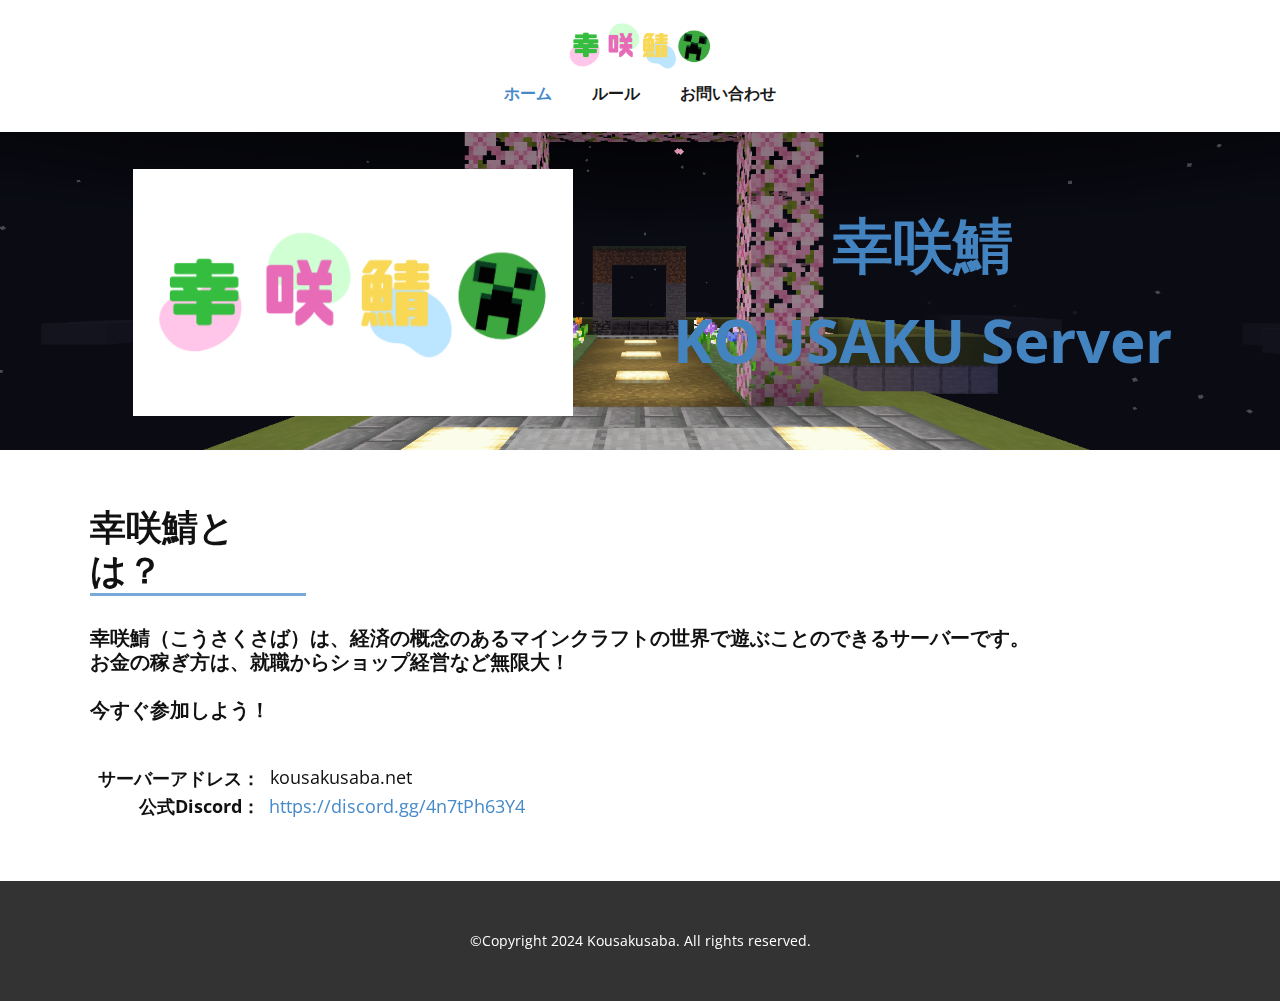
<file: index.html>
<!DOCTYPE html>
<html style="font-size: 16px;" lang="en"><head>
    <meta name="viewport" content="width=device-width, initial-scale=1.0">
    <meta charset="utf-8">
    <meta name="keywords" content="">
    <meta name="description" content="">
    <title>Home</title>
    <link rel="stylesheet" href="nicepage.css" media="screen">
<link rel="stylesheet" href="Home.css" media="screen">
    <script class="u-script" type="text/javascript" src="jquery.js" defer=""></script>
    <script class="u-script" type="text/javascript" src="nicepage.js" defer=""></script>
    <meta name="generator" content="Nicepage 6.12.10, nicepage.com">
    <link id="u-theme-google-font" rel="stylesheet" href="https://fonts.googleapis.com/css?family=Roboto:100,100i,300,300i,400,400i,500,500i,700,700i,900,900i|Open+Sans:300,300i,400,400i,500,500i,600,600i,700,700i,800,800i">
    
    
    
    
    <script type="application/ld+json">{
		"@context": "http://schema.org",
		"@type": "Organization",
		"name": ""
}</script>
    <meta name="theme-color" content="#478ac9">
    <meta property="og:title" content="Home">
    <meta property="og:type" content="website">
  <meta data-intl-tel-input-cdn-path="intlTelInput/"></head>
  <body data-home-page="Home.html" data-home-page-title="Home" data-path-to-root="./" data-include-products="false" class="u-body u-xl-mode" data-lang="en"><header class="u-clearfix u-header u-header" id="sec-db45"><div class="u-clearfix u-sheet u-sheet-1">
        <img class="custom-expanded u-image u-image-contain u-image-1" src="images/4fd5d773-64b6-98d2-01b6-8565df520fc6.png" data-image-width="500" data-image-height="281">
        <nav class="u-menu u-menu-one-level u-offcanvas u-menu-1">
          <div class="menu-collapse u-custom-font u-font-arial" style="font-size: 1rem; letter-spacing: 0px; font-weight: 700;">
            <a class="u-button-style u-custom-border u-custom-border-color u-custom-borders u-custom-left-right-menu-spacing u-custom-padding-bottom u-custom-text-color u-custom-top-bottom-menu-spacing u-nav-link u-text-active-palette-1-base u-text-hover-palette-2-base" href="#">
              <svg class="u-svg-link" viewBox="0 0 24 24"><use xlink:href="#menu-hamburger"></use></svg>
              <svg class="u-svg-content" version="1.1" id="menu-hamburger" viewBox="0 0 16 16" x="0px" y="0px" xmlns:xlink="http://www.w3.org/1999/xlink" xmlns="http://www.w3.org/2000/svg"><g><rect y="1" width="16" height="2"></rect><rect y="7" width="16" height="2"></rect><rect y="13" width="16" height="2"></rect>
</g></svg>
            </a>
          </div>
          <div class="u-custom-menu u-nav-container">
            <ul class="u-custom-font u-font-arial u-nav u-spacing-20 u-unstyled u-nav-1"><li class="u-nav-item"><a class="u-button-style u-nav-link u-text-active-palette-1-base u-text-grey-90 u-text-hover-palette-2-base" href="Home.html" style="padding: 10px;">ホーム</a>
</li><li class="u-nav-item"><a class="u-button-style u-nav-link u-text-active-palette-1-base u-text-grey-90 u-text-hover-palette-2-base" href="rules.html" style="padding: 10px;">ルール</a>
</li><li class="u-nav-item"><a class="u-button-style u-nav-link u-text-active-palette-1-base u-text-grey-90 u-text-hover-palette-2-base" href="Contact.html" style="padding: 10px;">お問い合わせ</a>
</li></ul>
          </div>
          <div class="u-custom-menu u-nav-container-collapse">
            <div class="u-black u-container-style u-inner-container-layout u-opacity u-opacity-95 u-sidenav">
              <div class="u-inner-container-layout u-sidenav-overflow">
                <div class="u-menu-close"></div>
                <ul class="u-align-center u-nav u-popupmenu-items u-unstyled u-nav-2"><li class="u-nav-item"><a class="u-button-style u-nav-link" href="Home.html">ホーム</a>
</li><li class="u-nav-item"><a class="u-button-style u-nav-link" href="rules.html">ルール</a>
</li><li class="u-nav-item"><a class="u-button-style u-nav-link" href="Contact.html">お問い合わせ</a>
</li></ul>
              </div>
            </div>
            <div class="u-black u-menu-overlay u-opacity u-opacity-70"></div>
          </div>
        </nav>
      </div></header>
    <section class="u-clearfix u-image u-section-1" id="sec-bb8a" data-image-width="1920" data-image-height="1001">
      <div class="u-clearfix u-sheet u-sheet-1">
        <div class="custom-expanded data-layout-selected u-clearfix u-layout-wrap u-layout-wrap-1">
          <div class="u-layout">
            <div class="u-layout-row">
              <div class="u-container-style u-layout-cell u-shape-rectangle u-size-30 u-layout-cell-1">
                <div class="u-container-layout u-container-layout-1">
                  <img class="custom-expanded u-align-center u-image u-image-contain u-image-round u-radius u-image-1" src="images/4fd5d773-64b6-98d2-01b6-8565df520fc6.png" alt="" data-image-width="500" data-image-height="281" data-animation-name="customAnimationIn" data-animation-duration="1000" data-animation-delay="0">
                </div>
              </div>
              <div class="u-container-style u-layout-cell u-shape-rectangle u-size-30 u-layout-cell-2" data-animation-name="customAnimationIn" data-animation-duration="1000" data-animation-delay="0">
                <div class="u-container-layout u-valign-middle u-container-layout-2">
                  <p class="u-align-center u-text u-text-default u-text-1" data-animation-name="customAnimationIn" data-animation-duration="1000" data-animation-delay="0">
                    <span class="u-text-palette-1-base">幸咲鯖</span>
                    <br>
                    <span style="font-weight: 700;" class="u-text-palette-1-base">KOUSAKU Server </span>
                    <span class="u-text-palette-1-base"></span>
                  </p>
                </div>
              </div>
            </div>
          </div>
        </div>
      </div>
    </section>
    <section class="u-clearfix u-section-2" id="sec-56a0">
      <div class="u-clearfix u-sheet u-sheet-1">
        <div class="u-clearfix u-group-elements u-group-elements-1" data-animation-name="customAnimationIn" data-animation-duration="1000" data-animation-delay="0">
          <h3 class="u-text u-text-1">幸咲鯖とは？ </h3>
          <div class="u-border-3 u-border-palette-1-light-1 u-expanded-width u-line u-line-horizontal u-line-1"></div>
        </div>
        <h5 class="u-text u-text-default u-text-2">幸咲鯖（こうさくさば）は、経済の概念のあるマインクラフトの世界で遊ぶことのできるサーバーです。<br>お金の稼ぎ方は、就職からショップ経営など無限大！<br>
          <br>今すぐ参加しよう！
        </h5>
        <a href="#" class="u-btn u-button-style u-none u-text-hover-palette-2-base u-text-palette-1-base u-btn-1">&nbsp; </a>
        <p class="u-align-right u-text u-text-default u-text-3">kousakusaba.net </p>
        <p class="u-align-right u-text u-text-4">サーバーアドレス：<br>公式Discord： 
        </p>
        <p class="u-align-right u-text u-text-5">
          <a class="u-active-none u-border-none u-btn u-button-link u-button-style u-hover-none u-none u-text-palette-1-base u-btn-2" href="https://discord.gg/4n7tPh63Y4" target="_blank">https://discord.gg/4n7tPh63Y4</a>
        </p>
      </div>
    </section>
    
    
    
    <footer class="u-align-center u-clearfix u-footer u-grey-80 u-footer" id="sec-6118"><div class="u-clearfix u-sheet u-sheet-1">
        <p class="u-small-text u-text u-text-variant u-text-1">©Copyright 2024&nbsp;Kousakusaba. All rights reserved. </p>
      </div></footer>
  
</body></html>
</file>
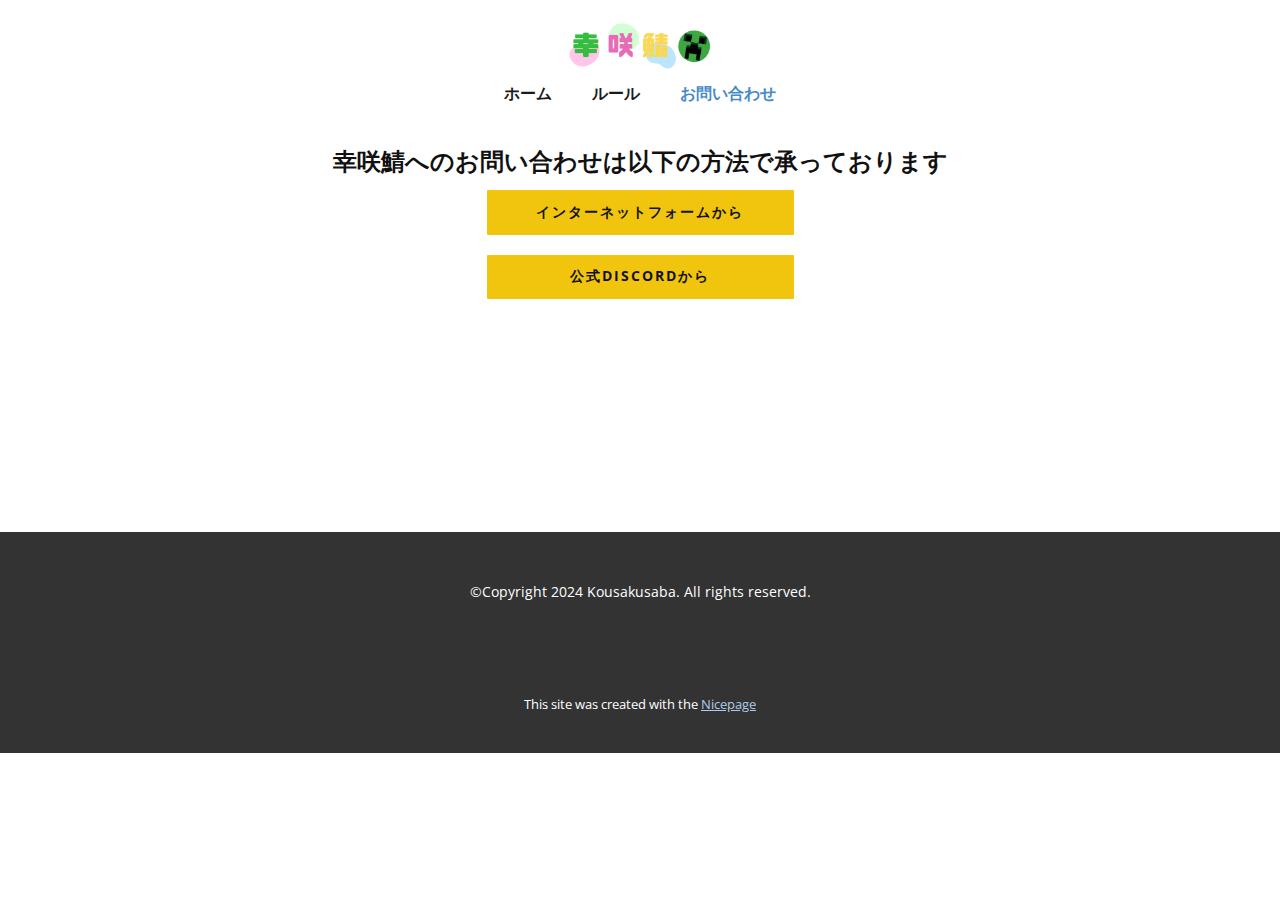
<file: Contact.html>
<!DOCTYPE html>
<html style="font-size: 16px;" lang="en"><head>
    <meta name="viewport" content="width=device-width, initial-scale=1.0">
    <meta charset="utf-8">
    <meta name="keywords" content="">
    <meta name="description" content="">
    <title>Contact</title>
    <link rel="stylesheet" href="nicepage.css" media="screen">
<link rel="stylesheet" href="Contact.css" media="screen">
    <script class="u-script" type="text/javascript" src="jquery.js" defer=""></script>
    <script class="u-script" type="text/javascript" src="nicepage.js" defer=""></script>
    <meta name="generator" content="Nicepage 6.12.10, nicepage.com">
    <link id="u-theme-google-font" rel="stylesheet" href="https://fonts.googleapis.com/css?family=Roboto:100,100i,300,300i,400,400i,500,500i,700,700i,900,900i|Open+Sans:300,300i,400,400i,500,500i,600,600i,700,700i,800,800i">
    
    
    
    <script type="application/ld+json">{
		"@context": "http://schema.org",
		"@type": "Organization",
		"name": ""
}</script>
    <meta name="theme-color" content="#478ac9">
    <meta property="og:title" content="Contact">
    <meta property="og:type" content="website">
  <meta data-intl-tel-input-cdn-path="intlTelInput/"></head>
  <body data-path-to-root="./" data-include-products="false" class="u-body u-xl-mode" data-lang="en"><header class="u-clearfix u-header u-header" id="sec-db45"><div class="u-clearfix u-sheet u-sheet-1">
        <img class="custom-expanded u-image u-image-contain u-image-1" src="images/4fd5d773-64b6-98d2-01b6-8565df520fc6.png" data-image-width="500" data-image-height="281">
        <nav class="u-menu u-menu-one-level u-offcanvas u-menu-1">
          <div class="menu-collapse u-custom-font u-font-arial" style="font-size: 1rem; letter-spacing: 0px; font-weight: 700;">
            <a class="u-button-style u-custom-border u-custom-border-color u-custom-borders u-custom-left-right-menu-spacing u-custom-padding-bottom u-custom-text-color u-custom-top-bottom-menu-spacing u-nav-link u-text-active-palette-1-base u-text-hover-palette-2-base" href="#">
              <svg class="u-svg-link" viewBox="0 0 24 24"><use xlink:href="#menu-hamburger"></use></svg>
              <svg class="u-svg-content" version="1.1" id="menu-hamburger" viewBox="0 0 16 16" x="0px" y="0px" xmlns:xlink="http://www.w3.org/1999/xlink" xmlns="http://www.w3.org/2000/svg"><g><rect y="1" width="16" height="2"></rect><rect y="7" width="16" height="2"></rect><rect y="13" width="16" height="2"></rect>
</g></svg>
            </a>
          </div>
          <div class="u-custom-menu u-nav-container">
            <ul class="u-custom-font u-font-arial u-nav u-spacing-20 u-unstyled u-nav-1"><li class="u-nav-item"><a class="u-button-style u-nav-link u-text-active-palette-1-base u-text-grey-90 u-text-hover-palette-2-base" href="Home.html" style="padding: 10px;">ホーム</a>
</li><li class="u-nav-item"><a class="u-button-style u-nav-link u-text-active-palette-1-base u-text-grey-90 u-text-hover-palette-2-base" href="rules.html" style="padding: 10px;">ルール</a>
</li><li class="u-nav-item"><a class="u-button-style u-nav-link u-text-active-palette-1-base u-text-grey-90 u-text-hover-palette-2-base" href="Contact.html" style="padding: 10px;">お問い合わせ</a>
</li></ul>
          </div>
          <div class="u-custom-menu u-nav-container-collapse">
            <div class="u-black u-container-style u-inner-container-layout u-opacity u-opacity-95 u-sidenav">
              <div class="u-inner-container-layout u-sidenav-overflow">
                <div class="u-menu-close"></div>
                <ul class="u-align-center u-nav u-popupmenu-items u-unstyled u-nav-2"><li class="u-nav-item"><a class="u-button-style u-nav-link" href="Home.html">ホーム</a>
</li><li class="u-nav-item"><a class="u-button-style u-nav-link" href="rules.html">ルール</a>
</li><li class="u-nav-item"><a class="u-button-style u-nav-link" href="Contact.html">お問い合わせ</a>
</li></ul>
              </div>
            </div>
            <div class="u-black u-menu-overlay u-opacity u-opacity-70"></div>
          </div>
        </nav>
      </div></header>
    <section class="u-clearfix u-section-1" id="sec-9ef4">
      <div class="u-clearfix u-sheet u-sheet-1">
        <p class="u-text u-text-default u-text-1">幸咲鯖へのお問い合わせは以下の方法で承っております<span style="font-weight: 700;"></span>
        </p>
        <a href="https://forms.gle/EnpFPFh6eUidAs7T7" class="u-btn u-btn-round u-button-style u-hover-palette-2-base u-palette-3-base u-radius u-btn-1" target="_blank">インターネットフォームから </a>
        <a href="https://discord.gg/4n7tPh63Y4" class="u-btn u-btn-round u-button-style u-hover-palette-2-base u-palette-3-base u-radius u-btn-2" target="_blank">公式discordから </a>
      </div>
    </section>
    
    
    
    <footer class="u-align-center u-clearfix u-footer u-grey-80 u-footer" id="sec-6118"><div class="u-clearfix u-sheet u-sheet-1">
        <p class="u-small-text u-text u-text-variant u-text-1">©Copyright 2024&nbsp;Kousakusaba. All rights reserved. </p>
      </div></footer>
    <section class="u-backlink u-clearfix u-grey-80">
      <p class="u-text">
        <span>This site was created with the </span>
        <a class="u-link" href="https://nicepage.com/" target="_blank" rel="nofollow">
          <span>Nicepage</span>
        </a>
      </p>
    </section>
  
</body></html>
</file>
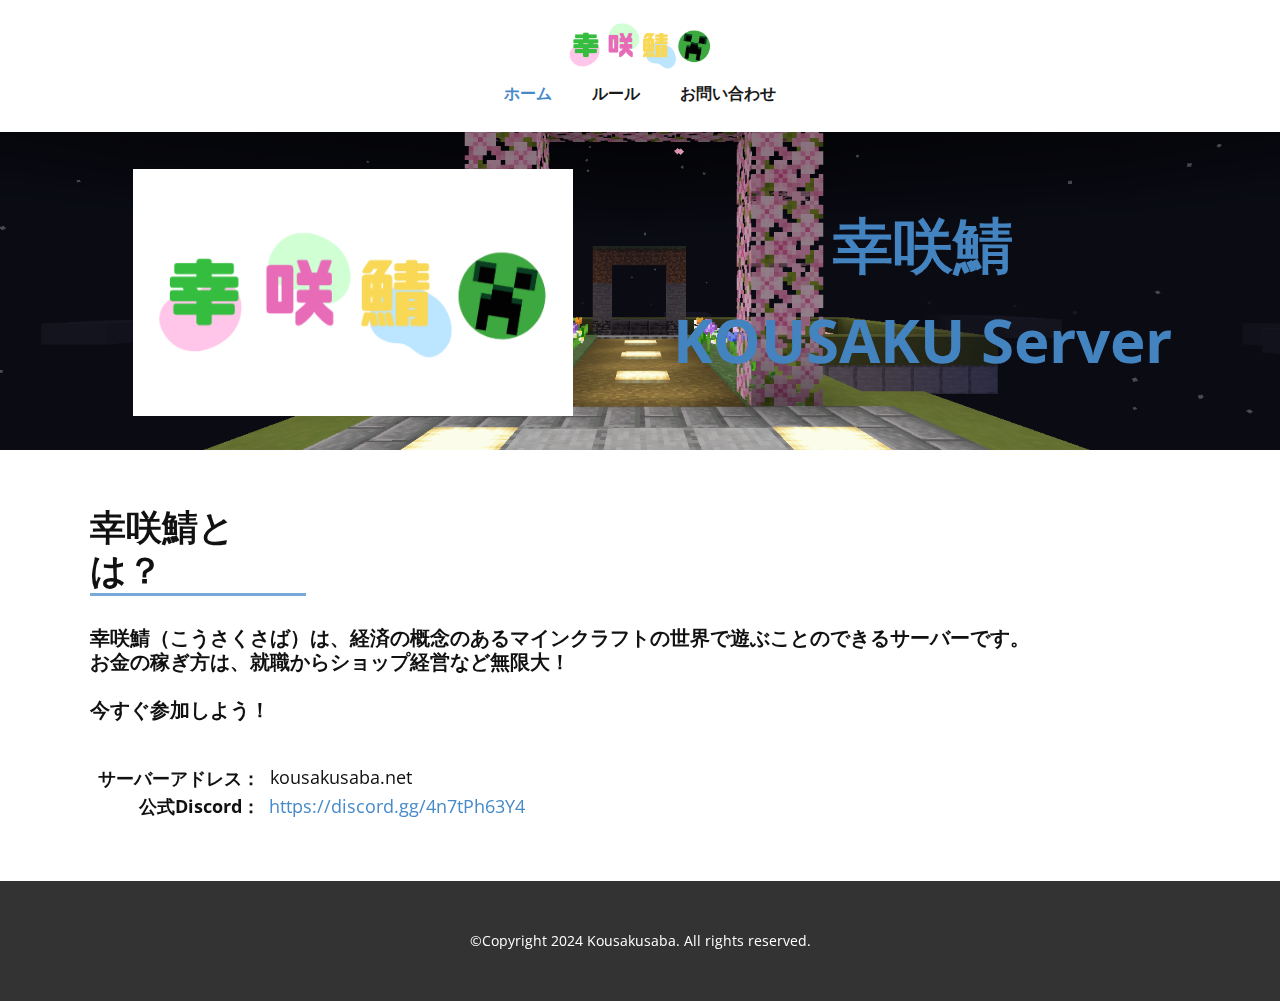
<file: Home.html>
<!DOCTYPE html>
<html style="font-size: 16px;" lang="en"><head>
    <meta name="viewport" content="width=device-width, initial-scale=1.0">
    <meta charset="utf-8">
    <meta name="keywords" content="">
    <meta name="description" content="">
    <title>Home</title>
    <link rel="stylesheet" href="nicepage.css" media="screen">
<link rel="stylesheet" href="Home.css" media="screen">
    <script class="u-script" type="text/javascript" src="jquery.js" defer=""></script>
    <script class="u-script" type="text/javascript" src="nicepage.js" defer=""></script>
    <meta name="generator" content="Nicepage 6.12.10, nicepage.com">
    <link id="u-theme-google-font" rel="stylesheet" href="https://fonts.googleapis.com/css?family=Roboto:100,100i,300,300i,400,400i,500,500i,700,700i,900,900i|Open+Sans:300,300i,400,400i,500,500i,600,600i,700,700i,800,800i">
    
    
    
    
    <script type="application/ld+json">{
		"@context": "http://schema.org",
		"@type": "Organization",
		"name": ""
}</script>
    <meta name="theme-color" content="#478ac9">
    <meta property="og:title" content="Home">
    <meta property="og:type" content="website">
  <meta data-intl-tel-input-cdn-path="intlTelInput/"></head>
  <body data-path-to-root="./" data-include-products="false" class="u-body u-xl-mode" data-lang="en"><header class="u-clearfix u-header u-header" id="sec-db45"><div class="u-clearfix u-sheet u-sheet-1">
        <img class="custom-expanded u-image u-image-contain u-image-1" src="images/4fd5d773-64b6-98d2-01b6-8565df520fc6.png" data-image-width="500" data-image-height="281">
        <nav class="u-menu u-menu-one-level u-offcanvas u-menu-1">
          <div class="menu-collapse u-custom-font u-font-arial" style="font-size: 1rem; letter-spacing: 0px; font-weight: 700;">
            <a class="u-button-style u-custom-border u-custom-border-color u-custom-borders u-custom-left-right-menu-spacing u-custom-padding-bottom u-custom-text-color u-custom-top-bottom-menu-spacing u-nav-link u-text-active-palette-1-base u-text-hover-palette-2-base" href="#">
              <svg class="u-svg-link" viewBox="0 0 24 24"><use xlink:href="#menu-hamburger"></use></svg>
              <svg class="u-svg-content" version="1.1" id="menu-hamburger" viewBox="0 0 16 16" x="0px" y="0px" xmlns:xlink="http://www.w3.org/1999/xlink" xmlns="http://www.w3.org/2000/svg"><g><rect y="1" width="16" height="2"></rect><rect y="7" width="16" height="2"></rect><rect y="13" width="16" height="2"></rect>
</g></svg>
            </a>
          </div>
          <div class="u-custom-menu u-nav-container">
            <ul class="u-custom-font u-font-arial u-nav u-spacing-20 u-unstyled u-nav-1"><li class="u-nav-item"><a class="u-button-style u-nav-link u-text-active-palette-1-base u-text-grey-90 u-text-hover-palette-2-base" href="Home.html" style="padding: 10px;">ホーム</a>
</li><li class="u-nav-item"><a class="u-button-style u-nav-link u-text-active-palette-1-base u-text-grey-90 u-text-hover-palette-2-base" href="rules.html" style="padding: 10px;">ルール</a>
</li><li class="u-nav-item"><a class="u-button-style u-nav-link u-text-active-palette-1-base u-text-grey-90 u-text-hover-palette-2-base" href="Contact.html" style="padding: 10px;">お問い合わせ</a>
</li></ul>
          </div>
          <div class="u-custom-menu u-nav-container-collapse">
            <div class="u-black u-container-style u-inner-container-layout u-opacity u-opacity-95 u-sidenav">
              <div class="u-inner-container-layout u-sidenav-overflow">
                <div class="u-menu-close"></div>
                <ul class="u-align-center u-nav u-popupmenu-items u-unstyled u-nav-2"><li class="u-nav-item"><a class="u-button-style u-nav-link" href="Home.html">ホーム</a>
</li><li class="u-nav-item"><a class="u-button-style u-nav-link" href="rules.html">ルール</a>
</li><li class="u-nav-item"><a class="u-button-style u-nav-link" href="Contact.html">お問い合わせ</a>
</li></ul>
              </div>
            </div>
            <div class="u-black u-menu-overlay u-opacity u-opacity-70"></div>
          </div>
        </nav>
      </div></header>
    <section class="u-clearfix u-image u-section-1" id="sec-bb8a" data-image-width="1920" data-image-height="1001">
      <div class="u-clearfix u-sheet u-sheet-1">
        <div class="custom-expanded data-layout-selected u-clearfix u-layout-wrap u-layout-wrap-1">
          <div class="u-layout">
            <div class="u-layout-row">
              <div class="u-container-style u-layout-cell u-shape-rectangle u-size-30 u-layout-cell-1">
                <div class="u-container-layout u-container-layout-1">
                  <img class="custom-expanded u-align-center u-image u-image-contain u-image-round u-radius u-image-1" src="images/4fd5d773-64b6-98d2-01b6-8565df520fc6.png" alt="" data-image-width="500" data-image-height="281" data-animation-name="customAnimationIn" data-animation-duration="1000" data-animation-delay="0">
                </div>
              </div>
              <div class="u-container-style u-layout-cell u-shape-rectangle u-size-30 u-layout-cell-2" data-animation-name="customAnimationIn" data-animation-duration="1000" data-animation-delay="0">
                <div class="u-container-layout u-valign-middle u-container-layout-2">
                  <p class="u-align-center u-text u-text-default u-text-1" data-animation-name="customAnimationIn" data-animation-duration="1000" data-animation-delay="0">
                    <span class="u-text-palette-1-base">幸咲鯖</span>
                    <br>
                    <span style="font-weight: 700;" class="u-text-palette-1-base">KOUSAKU Server </span>
                    <span class="u-text-palette-1-base"></span>
                  </p>
                </div>
              </div>
            </div>
          </div>
        </div>
      </div>
    </section>
    <section class="u-clearfix u-section-2" id="sec-56a0">
      <div class="u-clearfix u-sheet u-sheet-1">
        <div class="u-clearfix u-group-elements u-group-elements-1" data-animation-name="customAnimationIn" data-animation-duration="1000" data-animation-delay="0">
          <h3 class="u-text u-text-1">幸咲鯖とは？ </h3>
          <div class="u-border-3 u-border-palette-1-light-1 u-expanded-width u-line u-line-horizontal u-line-1"></div>
        </div>
        <h5 class="u-text u-text-default u-text-2">幸咲鯖（こうさくさば）は、経済の概念のあるマインクラフトの世界で遊ぶことのできるサーバーです。<br>お金の稼ぎ方は、就職からショップ経営など無限大！<br>
          <br>今すぐ参加しよう！
        </h5>
        <a href="#" class="u-btn u-button-style u-none u-text-hover-palette-2-base u-text-palette-1-base u-btn-1">&nbsp; </a>
        <p class="u-align-right u-text u-text-default u-text-3">kousakusaba.net </p>
        <p class="u-align-right u-text u-text-4">サーバーアドレス：<br>公式Discord： 
        </p>
        <p class="u-align-right u-text u-text-5">
          <a class="u-active-none u-border-none u-btn u-button-link u-button-style u-hover-none u-none u-text-palette-1-base u-btn-2" href="https://discord.gg/4n7tPh63Y4" target="_blank">https://discord.gg/4n7tPh63Y4</a>
        </p>
      </div>
    </section>
    
    
    
    <footer class="u-align-center u-clearfix u-footer u-grey-80 u-footer" id="sec-6118"><div class="u-clearfix u-sheet u-sheet-1">
        <p class="u-small-text u-text u-text-variant u-text-1">©Copyright 2024&nbsp;Kousakusaba. All rights reserved. </p>
      </div></footer>
  
</body></html>
</file>
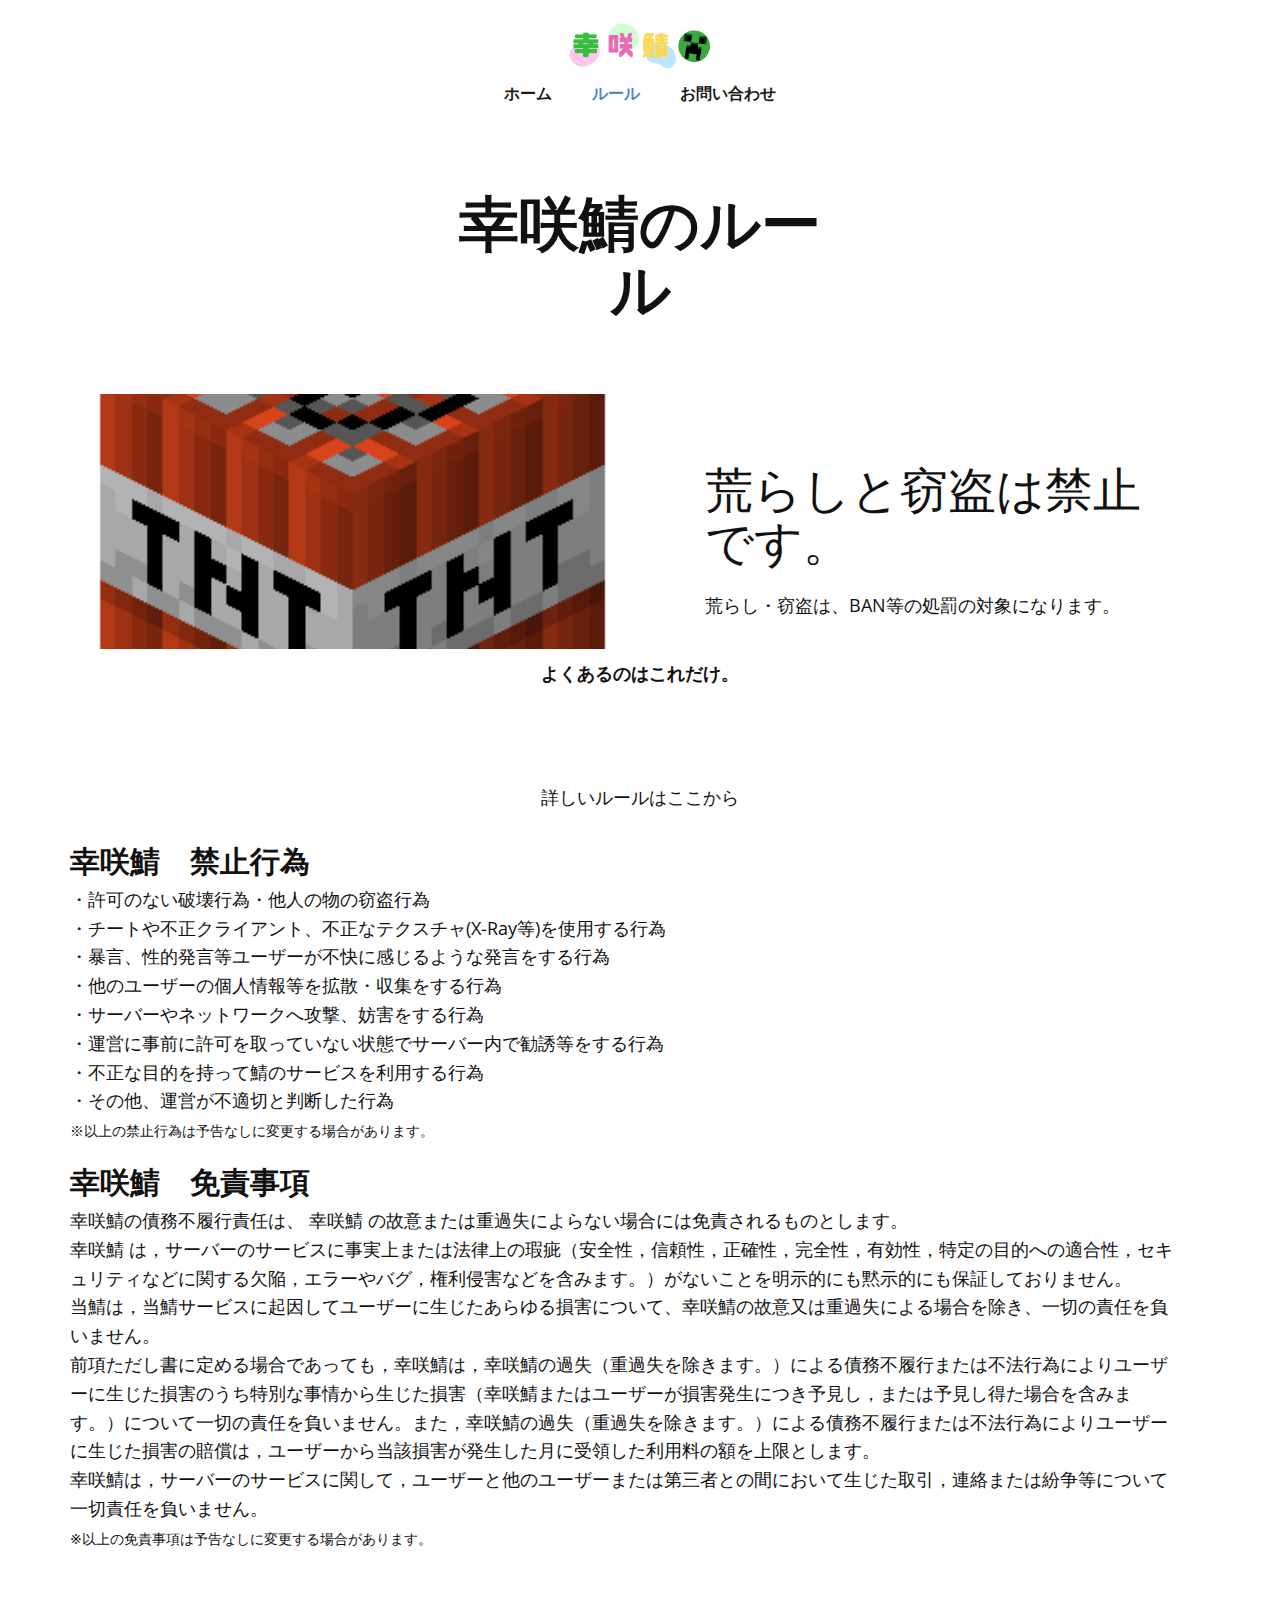
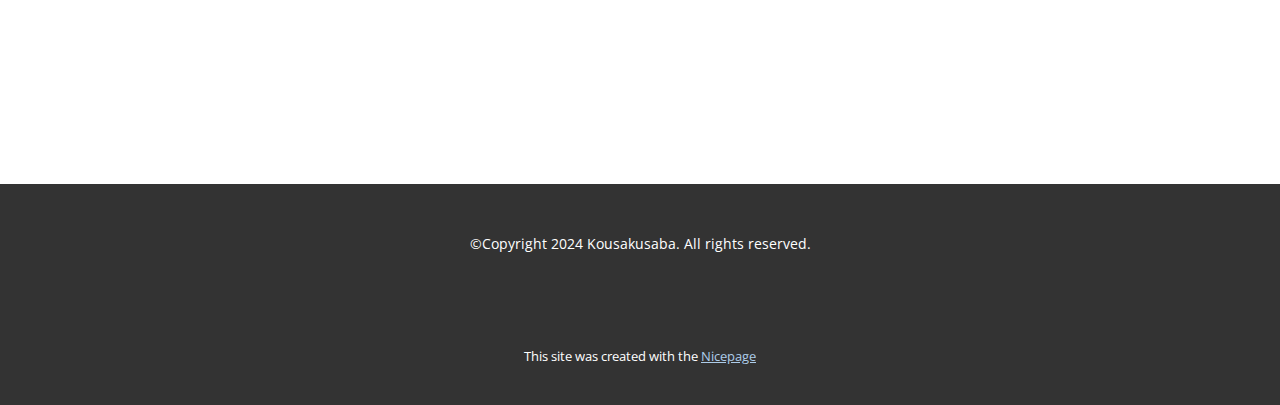
<file: rules.html>
<!DOCTYPE html>
<html style="font-size: 16px;" lang="en"><head>
    <meta name="viewport" content="width=device-width, initial-scale=1.0">
    <meta charset="utf-8">
    <meta name="keywords" content="幸咲鯖のルール​">
    <meta name="description" content="">
    <title>rules</title>
    <link rel="stylesheet" href="nicepage.css" media="screen">
<link rel="stylesheet" href="rules.css" media="screen">
    <script class="u-script" type="text/javascript" src="jquery.js" defer=""></script>
    <script class="u-script" type="text/javascript" src="nicepage.js" defer=""></script>
    <meta name="generator" content="Nicepage 6.12.10, nicepage.com">
    <link id="u-theme-google-font" rel="stylesheet" href="https://fonts.googleapis.com/css?family=Roboto:100,100i,300,300i,400,400i,500,500i,700,700i,900,900i|Open+Sans:300,300i,400,400i,500,500i,600,600i,700,700i,800,800i">
    
    
    
    
    
    
    <script type="application/ld+json">{
		"@context": "http://schema.org",
		"@type": "Organization",
		"name": ""
}</script>
    <meta name="theme-color" content="#478ac9">
    <meta property="og:title" content="rules">
    <meta property="og:type" content="website">
  <meta data-intl-tel-input-cdn-path="intlTelInput/"></head>
  <body data-path-to-root="./" data-include-products="false" class="u-body u-xl-mode" data-lang="en"><header class="u-clearfix u-header u-header" id="sec-db45"><div class="u-clearfix u-sheet u-sheet-1">
        <img class="custom-expanded u-image u-image-contain u-image-1" src="images/4fd5d773-64b6-98d2-01b6-8565df520fc6.png" data-image-width="500" data-image-height="281">
        <nav class="u-menu u-menu-one-level u-offcanvas u-menu-1">
          <div class="menu-collapse u-custom-font u-font-arial" style="font-size: 1rem; letter-spacing: 0px; font-weight: 700;">
            <a class="u-button-style u-custom-border u-custom-border-color u-custom-borders u-custom-left-right-menu-spacing u-custom-padding-bottom u-custom-text-color u-custom-top-bottom-menu-spacing u-nav-link u-text-active-palette-1-base u-text-hover-palette-2-base" href="#">
              <svg class="u-svg-link" viewBox="0 0 24 24"><use xlink:href="#menu-hamburger"></use></svg>
              <svg class="u-svg-content" version="1.1" id="menu-hamburger" viewBox="0 0 16 16" x="0px" y="0px" xmlns:xlink="http://www.w3.org/1999/xlink" xmlns="http://www.w3.org/2000/svg"><g><rect y="1" width="16" height="2"></rect><rect y="7" width="16" height="2"></rect><rect y="13" width="16" height="2"></rect>
</g></svg>
            </a>
          </div>
          <div class="u-custom-menu u-nav-container">
            <ul class="u-custom-font u-font-arial u-nav u-spacing-20 u-unstyled u-nav-1"><li class="u-nav-item"><a class="u-button-style u-nav-link u-text-active-palette-1-base u-text-grey-90 u-text-hover-palette-2-base" href="Home.html" style="padding: 10px;">ホーム</a>
</li><li class="u-nav-item"><a class="u-button-style u-nav-link u-text-active-palette-1-base u-text-grey-90 u-text-hover-palette-2-base" href="rules.html" style="padding: 10px;">ルール</a>
</li><li class="u-nav-item"><a class="u-button-style u-nav-link u-text-active-palette-1-base u-text-grey-90 u-text-hover-palette-2-base" href="Contact.html" style="padding: 10px;">お問い合わせ</a>
</li></ul>
          </div>
          <div class="u-custom-menu u-nav-container-collapse">
            <div class="u-black u-container-style u-inner-container-layout u-opacity u-opacity-95 u-sidenav">
              <div class="u-inner-container-layout u-sidenav-overflow">
                <div class="u-menu-close"></div>
                <ul class="u-align-center u-nav u-popupmenu-items u-unstyled u-nav-2"><li class="u-nav-item"><a class="u-button-style u-nav-link" href="Home.html">ホーム</a>
</li><li class="u-nav-item"><a class="u-button-style u-nav-link" href="rules.html">ルール</a>
</li><li class="u-nav-item"><a class="u-button-style u-nav-link" href="Contact.html">お問い合わせ</a>
</li></ul>
              </div>
            </div>
            <div class="u-black u-menu-overlay u-opacity u-opacity-70"></div>
          </div>
        </nav>
      </div></header>
    <section class="u-align-center u-clearfix u-container-align-center u-section-1" id="sec-97c6">
      <div class="u-clearfix u-sheet u-valign-middle u-sheet-1">
        <h1 class="u-align-center u-text u-text-1">幸咲鯖のルール </h1>
      </div>
    </section>
    <section class="u-clearfix u-section-2" id="sec-d3f4">
      <div class="u-clearfix u-sheet u-sheet-1">
        <div class="data-layout-selected u-clearfix u-expanded-width u-gutter-10 u-layout-wrap u-layout-wrap-1">
          <div class="u-layout">
            <div class="u-layout-col">
              <div class="u-size-60">
                <div class="u-layout-row">
                  <div class="u-container-style u-image u-layout-cell u-left-cell u-size-30 u-image-1" src="" data-image-width="300" data-image-height="300">
                    <div class="u-container-layout u-valign-middle u-container-layout-1"></div>
                  </div>
                  <div class="u-align-left u-container-style u-layout-cell u-right-cell u-size-30 u-layout-cell-2">
                    <div class="u-container-layout u-container-layout-2">
                      <h2 class="u-text u-text-1">荒らしと窃盗は禁止です。 </h2>
                      <p class="u-text u-text-2">荒らし・窃盗は、BAN等の処罰の対象になります。 </p>
                    </div>
                  </div>
                </div>
              </div>
            </div>
          </div>
        </div>
        <p class="u-text u-text-default u-text-3">よくあるのはこれだけ。</p>
      </div>
    </section>
    <section class="u-clearfix u-section-3" id="sec-8f8b">
      <div class="u-clearfix u-sheet u-sheet-1">
        <p class="u-align-center u-text u-text-1">詳しいルールはここから</p>
        <p class="u-align-left u-text u-text-2">
          <span style="font-size: 1.875rem;">幸咲鯖　禁止行為</span>
          <br>
          <span style="font-weight: 400;">・許可のない破壊行為・他人の物の窃盗行為<br>・チートや不正クライアント、不正なテクスチャ(X-Ray等)を使用する行為<br>・暴言、性的発言等ユーザーが不快に感じるような発言をする行為<br>・他のユーザーの個人情報等を拡散・収集をする行為<br>・サーバーやネットワークへ攻撃、妨害をする行為<br>・運営に事前に許可を取っていない状態でサーバー内で勧誘等をする行為<br>・不正な目的を持って鯖のサービスを利用する行為<br>・その他、運営が不適切と判断した行為
          </span>
          <br>
          <span style="font-weight: 400; font-size: 0.875rem;">※以上の禁止行為は予告なしに変更する場合があります。</span>
        </p>
        <p class="u-align-left u-text u-text-3">
          <span style="font-size: 1.875rem;">幸咲鯖　免責事項</span>
          <br>
          <span style="font-weight: 400;">幸咲鯖の債務不履行責任は、<span style="font-weight: 700;"></span>
          </span>
          <span style="font-weight: 400;">幸咲鯖</span>
          <span style="font-weight: 400;">の故意または重過失によらない場合には免責されるものとします。<br>
            <span style="font-weight: 700;"></span>
          </span>
          <span style="font-weight: 400;">幸咲鯖</span>
          <span style="font-weight: 400;">は，サーバーのサービスに事実上または法律上の瑕疵（安全性，信頼性，正確性，完全性，有効性，特定の目的への適合性，セキュリティなどに関する欠陥，エラーやバグ，権利侵害などを含みます。）がないことを明示的にも黙示的にも保証しておりません。<br>当鯖は，当鯖サービスに起因してユーザーに生じたあらゆる損害について、​幸咲鯖の故意又は重過失による場合を除き、一切の責任を負いません。<br>前項ただし書に定める場合であっても，​幸咲鯖は，​幸咲鯖の過失（重過失を除きます。）による債務不履行または不法行為によりユーザーに生じた損害のうち特別な事情から生じた損害（​幸咲鯖またはユーザーが損害発生につき予見し，または予見し得た場合を含みます。）について一切の責任を負いません。また，幸咲鯖の過失（重過失を除きます。）による債務不履行または不法行為によりユーザーに生じた損害の賠償は，ユーザーから当該損害が発生した月に受領した利用料の額を上限とします。<br> 幸咲鯖は，サーバーのサービスに関して，ユーザーと他のユーザーまたは第三者との間において生じた取引，連絡または紛争等について一切責任を負いません。
          </span>
          <br>
          <span style="font-weight: 400; font-size: 0.875rem;">※以上の免責事項は予告なしに変更する場合があります。</span>
        </p>
      </div>
    </section>
    <section class="u-clearfix u-section-4" id="sec-4d21">
      <div class="u-clearfix u-sheet u-sheet-1"></div>
    </section>
    
    
    
    <footer class="u-align-center u-clearfix u-footer u-grey-80 u-footer" id="sec-6118"><div class="u-clearfix u-sheet u-sheet-1">
        <p class="u-small-text u-text u-text-variant u-text-1">©Copyright 2024&nbsp;Kousakusaba. All rights reserved. </p>
      </div></footer>
    <section class="u-backlink u-clearfix u-grey-80">
      <p class="u-text">
        <span>This site was created with the </span>
        <a class="u-link" href="https://nicepage.com/" target="_blank" rel="nofollow">
          <span>Nicepage</span>
        </a>
      </p>
    </section>
  
</body></html>
</file>
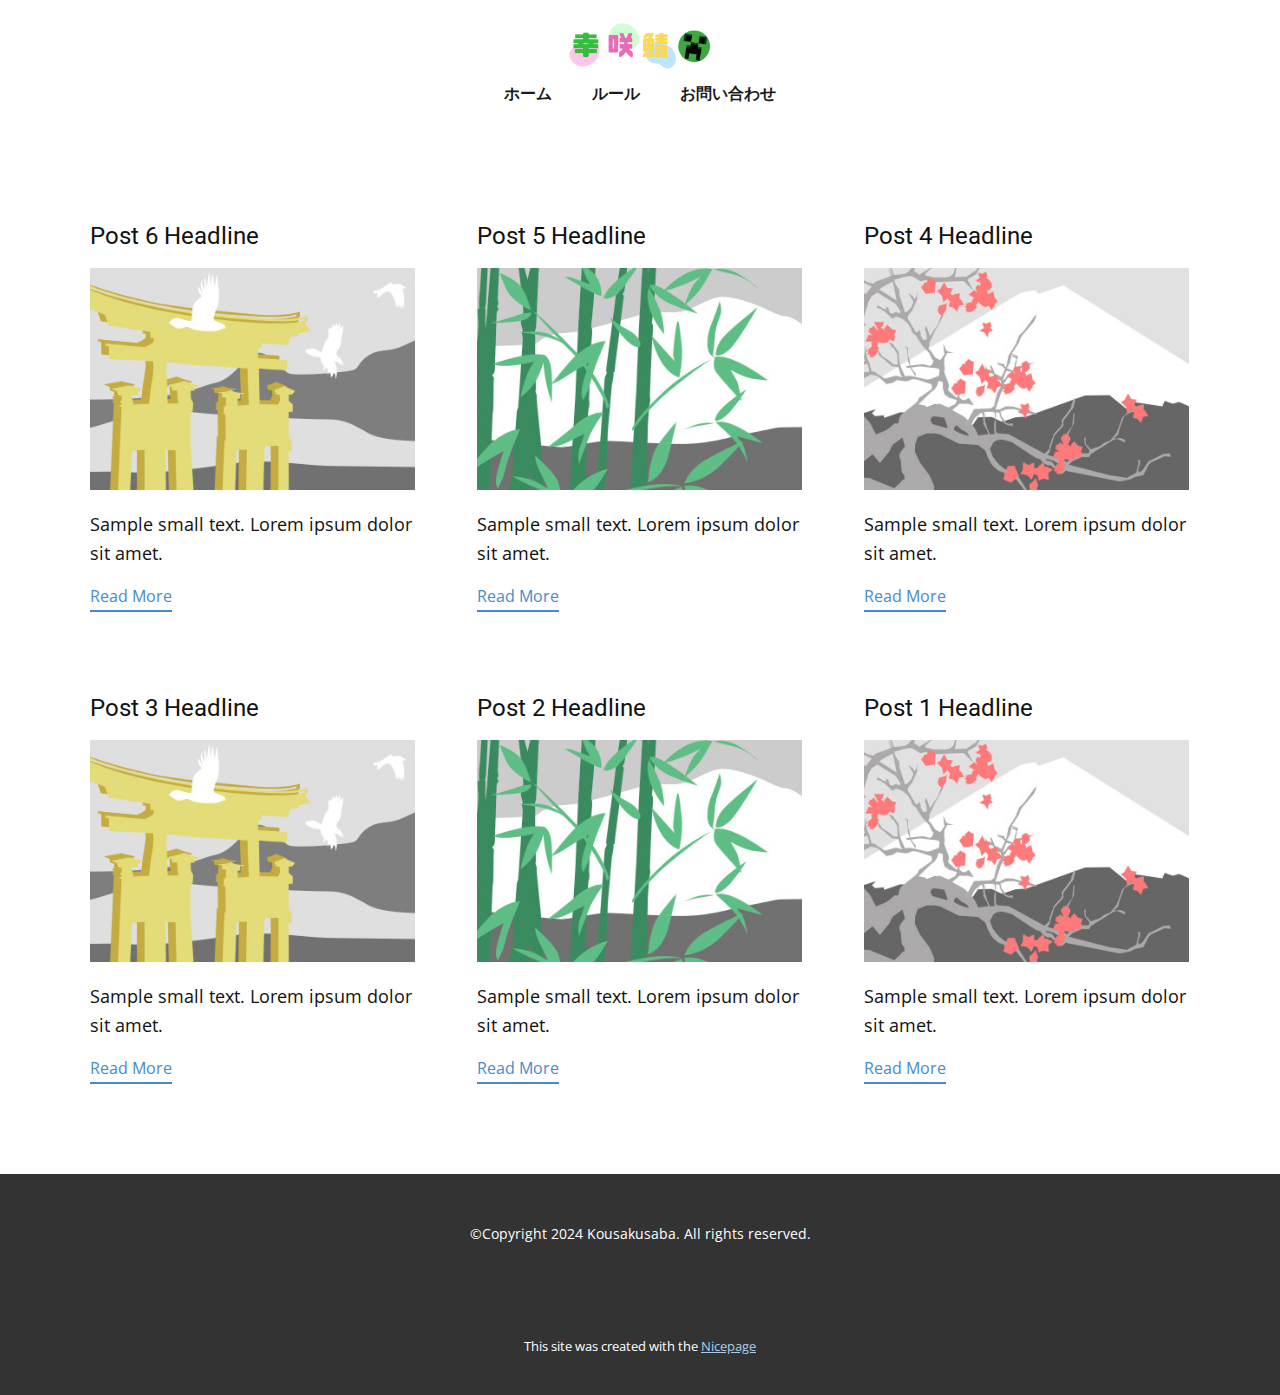
<file: blog/blog.html>
<!DOCTYPE html>
<html style="font-size: 16px;" lang="en"><head>
    <meta name="viewport" content="width=device-width, initial-scale=1.0">
    <meta charset="utf-8">
    <meta name="keywords" content="">
    <meta name="description" content="">
    <title>Blog</title>
    <link rel="stylesheet" href="../nicepage.css" media="screen">
<link rel="stylesheet" href="../Blog-Template.css" media="screen">
    <script class="u-script" type="text/javascript" src="../jquery.js" defer=""></script>
    <script class="u-script" type="text/javascript" src="../nicepage.js" defer=""></script>
    <meta name="generator" content="Nicepage 6.12.10, nicepage.com">
    <link id="u-theme-google-font" rel="stylesheet" href="https://fonts.googleapis.com/css?family=Roboto:100,100i,300,300i,400,400i,500,500i,700,700i,900,900i|Open+Sans:300,300i,400,400i,500,500i,600,600i,700,700i,800,800i">
    
    
    
    <script type="application/ld+json">{
		"@context": "http://schema.org",
		"@type": "Organization",
		"name": ""
}</script>
    <meta name="theme-color" content="#478ac9">
  <meta data-intl-tel-input-cdn-path="intlTelInput/"></head>
  <body data-path-to-root="./" data-include-products="false" class="u-body u-xl-mode" data-lang="en"><header class="u-clearfix u-header u-header" id="sec-db45"><div class="u-clearfix u-sheet u-sheet-1">
        <img class="custom-expanded u-image u-image-contain u-image-1" src="../images/4fd5d773-64b6-98d2-01b6-8565df520fc6.png" data-image-width="500" data-image-height="281">
        <nav class="u-menu u-menu-one-level u-offcanvas u-menu-1">
          <div class="menu-collapse u-custom-font u-font-arial" style="font-size: 1rem; letter-spacing: 0px; font-weight: 700;">
            <a class="u-button-style u-custom-border u-custom-border-color u-custom-borders u-custom-left-right-menu-spacing u-custom-padding-bottom u-custom-text-color u-custom-top-bottom-menu-spacing u-nav-link u-text-active-palette-1-base u-text-hover-palette-2-base" href="#">
              <svg class="u-svg-link" viewBox="0 0 24 24"><use xlink:href="#menu-hamburger"></use></svg>
              <svg class="u-svg-content" version="1.1" id="menu-hamburger" viewBox="0 0 16 16" x="0px" y="0px" xmlns:xlink="http://www.w3.org/1999/xlink" xmlns="http://www.w3.org/2000/svg"><g><rect y="1" width="16" height="2"></rect><rect y="7" width="16" height="2"></rect><rect y="13" width="16" height="2"></rect>
</g></svg>
            </a>
          </div>
          <div class="u-custom-menu u-nav-container">
            <ul class="u-custom-font u-font-arial u-nav u-spacing-20 u-unstyled u-nav-1"><li class="u-nav-item"><a class="u-button-style u-nav-link u-text-active-palette-1-base u-text-grey-90 u-text-hover-palette-2-base" href="../Home.html" style="padding: 10px;">ホーム</a>
</li><li class="u-nav-item"><a class="u-button-style u-nav-link u-text-active-palette-1-base u-text-grey-90 u-text-hover-palette-2-base" href="../rules.html" style="padding: 10px;">ルール</a>
</li><li class="u-nav-item"><a class="u-button-style u-nav-link u-text-active-palette-1-base u-text-grey-90 u-text-hover-palette-2-base" href="../Contact.html" style="padding: 10px;">お問い合わせ</a>
</li></ul>
          </div>
          <div class="u-custom-menu u-nav-container-collapse">
            <div class="u-black u-container-style u-inner-container-layout u-opacity u-opacity-95 u-sidenav">
              <div class="u-inner-container-layout u-sidenav-overflow">
                <div class="u-menu-close"></div>
                <ul class="u-align-center u-nav u-popupmenu-items u-unstyled u-nav-2"><li class="u-nav-item"><a class="u-button-style u-nav-link" href="../Home.html">ホーム</a>
</li><li class="u-nav-item"><a class="u-button-style u-nav-link" href="../rules.html">ルール</a>
</li><li class="u-nav-item"><a class="u-button-style u-nav-link" href="../Contact.html">お問い合わせ</a>
</li></ul>
              </div>
            </div>
            <div class="u-black u-menu-overlay u-opacity u-opacity-70"></div>
          </div>
        </nav>
      </div></header>
    <section class="u-clearfix u-section-1" id="sec-1bbd">
      <div class="u-clearfix u-sheet u-valign-middle u-sheet-1"><!--blog--><!--blog_options_json--><!--{"type":"Recent","source":"","tags":"","count":""}--><!--/blog_options_json-->
        <div class="u-blog u-expanded-width u-repeater u-repeater-1"><!--blog_post-->
          <div class="u-blog-post u-container-style u-repeater-item u-white u-repeater-item-1">
            <div class="u-container-layout u-similar-container u-valign-top u-container-layout-1"><!--blog_post_header-->
              <h4 class="u-blog-control u-text u-text-1">
                <a class="u-post-header-link" href="../blog/post-5.html">Post 6 Headline</a>
              </h4><!--/blog_post_header--><!--blog_post_image-->
              <a class="u-post-header-link" href="../blog/post-5.html"><img alt="" class="u-blog-control u-expanded-width u-image u-image-default u-image-1" src="../images/8ad73f3c.jpeg"></a><!--/blog_post_image--><!--blog_post_content-->
              <div class="u-blog-control u-post-content u-text u-text-2 fr-view">Sample small text. Lorem ipsum dolor sit amet.</div><!--/blog_post_content--><!--blog_post_readmore-->
              <a href="../blog/post-5.html" class="u-blog-control u-border-2 u-border-palette-1-base u-btn u-btn-rectangle u-button-style u-none u-btn-1"><!--blog_post_readmore_content--><!--options_json--><!--{"content":"","defaultValue":"Read More"}--><!--/options_json-->Read More<!--/blog_post_readmore_content--></a><!--/blog_post_readmore-->
            </div>
          </div><div class="u-blog-post u-container-style u-repeater-item u-video-cover u-white">
            <div class="u-container-layout u-similar-container u-valign-top u-container-layout-2"><!--blog_post_header-->
              <h4 class="u-blog-control u-text u-text-3">
                <a class="u-post-header-link" href="../blog/post-4.html">Post 5 Headline</a>
              </h4><!--/blog_post_header--><!--blog_post_image-->
              <a class="u-post-header-link" href="../blog/post-4.html"><img alt="" class="u-blog-control u-expanded-width u-image u-image-default u-image-2" src="../images/68f64b9d.jpeg"></a><!--/blog_post_image--><!--blog_post_content-->
              <div class="u-blog-control u-post-content u-text u-text-4 fr-view">Sample small text. Lorem ipsum dolor sit amet.</div><!--/blog_post_content--><!--blog_post_readmore-->
              <a href="../blog/post-4.html" class="u-blog-control u-border-2 u-border-palette-1-base u-btn u-btn-rectangle u-button-style u-none u-btn-2"><!--blog_post_readmore_content--><!--options_json--><!--{"content":"","defaultValue":"Read More"}--><!--/options_json-->Read More<!--/blog_post_readmore_content--></a><!--/blog_post_readmore-->
            </div>
          </div><div class="u-blog-post u-container-style u-repeater-item u-video-cover u-white">
            <div class="u-container-layout u-similar-container u-valign-top u-container-layout-3"><!--blog_post_header-->
              <h4 class="u-blog-control u-text u-text-5">
                <a class="u-post-header-link" href="../blog/post-3.html">Post 4 Headline</a>
              </h4><!--/blog_post_header--><!--blog_post_image-->
              <a class="u-post-header-link" href="../blog/post-3.html"><img alt="" class="u-blog-control u-expanded-width u-image u-image-default u-image-3" src="../images/0fd3416c.jpeg"></a><!--/blog_post_image--><!--blog_post_content-->
              <div class="u-blog-control u-post-content u-text u-text-6 fr-view">Sample small text. Lorem ipsum dolor sit amet.</div><!--/blog_post_content--><!--blog_post_readmore-->
              <a href="../blog/post-3.html" class="u-blog-control u-border-2 u-border-palette-1-base u-btn u-btn-rectangle u-button-style u-none u-btn-3"><!--blog_post_readmore_content--><!--options_json--><!--{"content":"","defaultValue":"Read More"}--><!--/options_json-->Read More<!--/blog_post_readmore_content--></a><!--/blog_post_readmore-->
            </div>
          </div><div class="u-blog-post u-container-style u-repeater-item u-white u-repeater-item-1">
            <div class="u-container-layout u-similar-container u-valign-top u-container-layout-1"><!--blog_post_header-->
              <h4 class="u-blog-control u-text u-text-1">
                <a class="u-post-header-link" href="../blog/post-2.html">Post 3 Headline</a>
              </h4><!--/blog_post_header--><!--blog_post_image-->
              <a class="u-post-header-link" href="../blog/post-2.html"><img alt="" class="u-blog-control u-expanded-width u-image u-image-default u-image-1" src="../images/8ad73f3c.jpeg"></a><!--/blog_post_image--><!--blog_post_content-->
              <div class="u-blog-control u-post-content u-text u-text-2 fr-view">Sample small text. Lorem ipsum dolor sit amet.</div><!--/blog_post_content--><!--blog_post_readmore-->
              <a href="../blog/post-2.html" class="u-blog-control u-border-2 u-border-palette-1-base u-btn u-btn-rectangle u-button-style u-none u-btn-1"><!--blog_post_readmore_content--><!--options_json--><!--{"content":"","defaultValue":"Read More"}--><!--/options_json-->Read More<!--/blog_post_readmore_content--></a><!--/blog_post_readmore-->
            </div>
          </div><div class="u-blog-post u-container-style u-repeater-item u-video-cover u-white">
            <div class="u-container-layout u-similar-container u-valign-top u-container-layout-2"><!--blog_post_header-->
              <h4 class="u-blog-control u-text u-text-3">
                <a class="u-post-header-link" href="../blog/post-1.html">Post 2 Headline</a>
              </h4><!--/blog_post_header--><!--blog_post_image-->
              <a class="u-post-header-link" href="../blog/post-1.html"><img alt="" class="u-blog-control u-expanded-width u-image u-image-default u-image-2" src="../images/68f64b9d.jpeg"></a><!--/blog_post_image--><!--blog_post_content-->
              <div class="u-blog-control u-post-content u-text u-text-4 fr-view">Sample small text. Lorem ipsum dolor sit amet.</div><!--/blog_post_content--><!--blog_post_readmore-->
              <a href="../blog/post-1.html" class="u-blog-control u-border-2 u-border-palette-1-base u-btn u-btn-rectangle u-button-style u-none u-btn-2"><!--blog_post_readmore_content--><!--options_json--><!--{"content":"","defaultValue":"Read More"}--><!--/options_json-->Read More<!--/blog_post_readmore_content--></a><!--/blog_post_readmore-->
            </div>
          </div><div class="u-blog-post u-container-style u-repeater-item u-video-cover u-white">
            <div class="u-container-layout u-similar-container u-valign-top u-container-layout-3"><!--blog_post_header-->
              <h4 class="u-blog-control u-text u-text-5">
                <a class="u-post-header-link" href="../blog/post.html">Post 1 Headline</a>
              </h4><!--/blog_post_header--><!--blog_post_image-->
              <a class="u-post-header-link" href="../blog/post.html"><img alt="" class="u-blog-control u-expanded-width u-image u-image-default u-image-3" src="../images/0fd3416c.jpeg"></a><!--/blog_post_image--><!--blog_post_content-->
              <div class="u-blog-control u-post-content u-text u-text-6 fr-view">Sample small text. Lorem ipsum dolor sit amet.</div><!--/blog_post_content--><!--blog_post_readmore-->
              <a href="../blog/post.html" class="u-blog-control u-border-2 u-border-palette-1-base u-btn u-btn-rectangle u-button-style u-none u-btn-3"><!--blog_post_readmore_content--><!--options_json--><!--{"content":"","defaultValue":"Read More"}--><!--/options_json-->Read More<!--/blog_post_readmore_content--></a><!--/blog_post_readmore-->
            </div>
          </div><!--/blog_post--><!--blog_post-->
          <!--/blog_post--><!--blog_post-->
          <!--/blog_post-->
        </div><!--/blog-->
      </div>
    </section>
    
    
    
    <footer class="u-align-center u-clearfix u-footer u-grey-80 u-footer" id="sec-6118"><div class="u-clearfix u-sheet u-sheet-1">
        <p class="u-small-text u-text u-text-variant u-text-1">©Copyright 2024&nbsp;Kousakusaba. All rights reserved. </p>
      </div></footer>
    <section class="u-backlink u-clearfix u-grey-80">
      <p class="u-text">
        <span>This site was created with the </span>
        <a class="u-link" href="https://nicepage.com/" target="_blank" rel="nofollow">
          <span>Nicepage</span>
        </a>
      </p>
    </section>
  
</body></html>
</file>
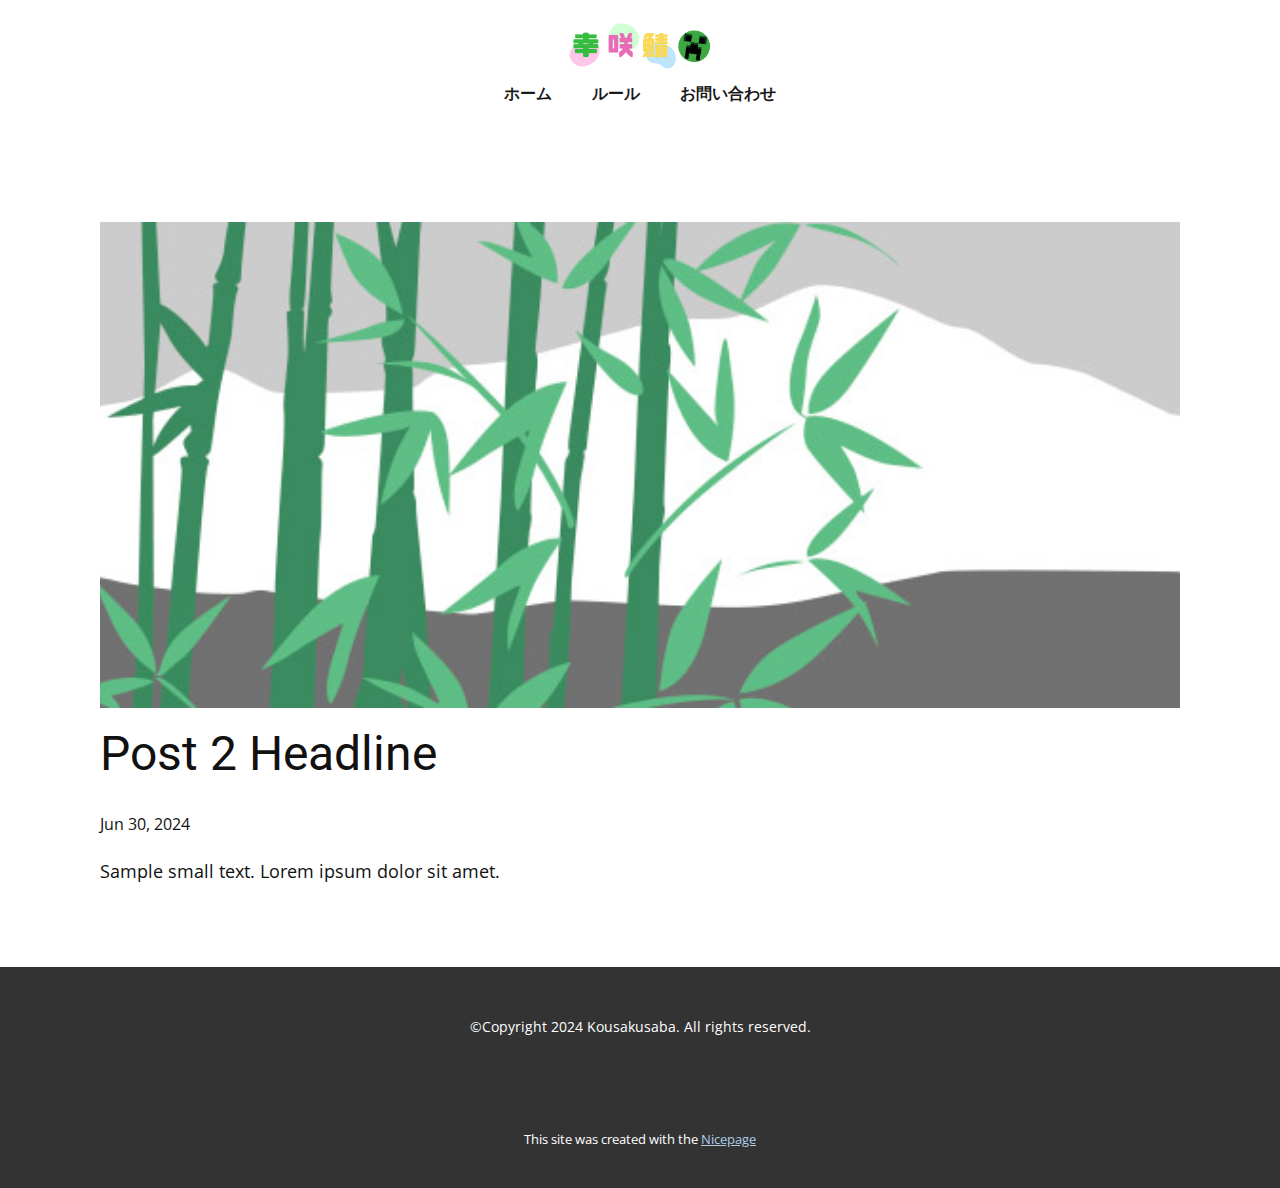
<file: blog/post-1.html>
<!DOCTYPE html>
<html style="font-size: 16px;" lang="en"><head>
    <meta name="viewport" content="width=device-width, initial-scale=1.0">
    <meta charset="utf-8">
    <meta name="keywords" content="Post 1 Headline">
    <meta name="description" content="">
    <title>Post 2 Headline</title>
    <link rel="stylesheet" href="../nicepage.css" media="screen">
<link rel="stylesheet" href="../Post-Template.css" media="screen">
    <script class="u-script" type="text/javascript" src="../jquery.js" defer=""></script>
    <script class="u-script" type="text/javascript" src="../nicepage.js" defer=""></script>
    <meta name="generator" content="Nicepage 6.12.10, nicepage.com">
    <link id="u-theme-google-font" rel="stylesheet" href="https://fonts.googleapis.com/css?family=Roboto:100,100i,300,300i,400,400i,500,500i,700,700i,900,900i|Open+Sans:300,300i,400,400i,500,500i,600,600i,700,700i,800,800i">
    
    
    
    <script type="application/ld+json">{
		"@context": "http://schema.org",
		"@type": "Organization",
		"name": ""
}</script>
    <meta name="theme-color" content="#478ac9">
  <meta data-intl-tel-input-cdn-path="intlTelInput/"></head>
  <body data-path-to-root="./" data-include-products="false" class="u-body u-xl-mode" data-lang="en"><header class="u-clearfix u-header u-header" id="sec-db45"><div class="u-clearfix u-sheet u-sheet-1">
        <img class="custom-expanded u-image u-image-contain u-image-1" src="../images/4fd5d773-64b6-98d2-01b6-8565df520fc6.png" data-image-width="500" data-image-height="281">
        <nav class="u-menu u-menu-one-level u-offcanvas u-menu-1">
          <div class="menu-collapse u-custom-font u-font-arial" style="font-size: 1rem; letter-spacing: 0px; font-weight: 700;">
            <a class="u-button-style u-custom-border u-custom-border-color u-custom-borders u-custom-left-right-menu-spacing u-custom-padding-bottom u-custom-text-color u-custom-top-bottom-menu-spacing u-nav-link u-text-active-palette-1-base u-text-hover-palette-2-base" href="#">
              <svg class="u-svg-link" viewBox="0 0 24 24"><use xlink:href="#menu-hamburger"></use></svg>
              <svg class="u-svg-content" version="1.1" id="menu-hamburger" viewBox="0 0 16 16" x="0px" y="0px" xmlns:xlink="http://www.w3.org/1999/xlink" xmlns="http://www.w3.org/2000/svg"><g><rect y="1" width="16" height="2"></rect><rect y="7" width="16" height="2"></rect><rect y="13" width="16" height="2"></rect>
</g></svg>
            </a>
          </div>
          <div class="u-custom-menu u-nav-container">
            <ul class="u-custom-font u-font-arial u-nav u-spacing-20 u-unstyled u-nav-1"><li class="u-nav-item"><a class="u-button-style u-nav-link u-text-active-palette-1-base u-text-grey-90 u-text-hover-palette-2-base" href="../Home.html" style="padding: 10px;">ホーム</a>
</li><li class="u-nav-item"><a class="u-button-style u-nav-link u-text-active-palette-1-base u-text-grey-90 u-text-hover-palette-2-base" href="../rules.html" style="padding: 10px;">ルール</a>
</li><li class="u-nav-item"><a class="u-button-style u-nav-link u-text-active-palette-1-base u-text-grey-90 u-text-hover-palette-2-base" href="../Contact.html" style="padding: 10px;">お問い合わせ</a>
</li></ul>
          </div>
          <div class="u-custom-menu u-nav-container-collapse">
            <div class="u-black u-container-style u-inner-container-layout u-opacity u-opacity-95 u-sidenav">
              <div class="u-inner-container-layout u-sidenav-overflow">
                <div class="u-menu-close"></div>
                <ul class="u-align-center u-nav u-popupmenu-items u-unstyled u-nav-2"><li class="u-nav-item"><a class="u-button-style u-nav-link" href="../Home.html">ホーム</a>
</li><li class="u-nav-item"><a class="u-button-style u-nav-link" href="../rules.html">ルール</a>
</li><li class="u-nav-item"><a class="u-button-style u-nav-link" href="../Contact.html">お問い合わせ</a>
</li></ul>
              </div>
            </div>
            <div class="u-black u-menu-overlay u-opacity u-opacity-70"></div>
          </div>
        </nav>
      </div></header>
    <section class="u-align-center u-clearfix u-section-1" id="sec-a25e">
      <div class="u-clearfix u-sheet u-valign-middle-md u-valign-middle-sm u-valign-middle-xs u-sheet-1"><!--post_details--><!--post_details_options_json--><!--{"source":""}--><!--/post_details_options_json--><!--blog_post-->
        <div class="u-container-style u-expanded-width u-post-details u-post-details-1">
          <div class="u-container-layout u-valign-middle u-container-layout-1"><!--blog_post_image-->
            <img alt="" class="u-blog-control u-expanded-width u-image u-image-default u-image-1" src="../images/68f64b9d.jpeg"><!--/blog_post_image--><!--blog_post_header-->
            <h2 class="u-blog-control u-text u-text-1">Post 2 Headline</h2><!--/blog_post_header--><!--blog_post_metadata-->
            <div class="u-blog-control u-metadata u-metadata-1"><!--blog_post_metadata_date-->
              <span class="u-meta-date u-meta-icon">Jun 30, 2024</span><!--/blog_post_metadata_date--><!--blog_post_metadata_category-->
              <!--/blog_post_metadata_category--><!--blog_post_metadata_comments-->
              <!--/blog_post_metadata_comments-->
            </div><!--/blog_post_metadata--><!--blog_post_content-->
            <div class="u-align-justify u-blog-control u-post-content u-text u-text-2 fr-view">
  Sample small text. Lorem ipsum dolor sit amet.
  </div><!--/blog_post_content-->
          </div>
        </div><!--/blog_post--><!--/post_details-->
      </div>
    </section>
    
    
    
    <footer class="u-align-center u-clearfix u-footer u-grey-80 u-footer" id="sec-6118"><div class="u-clearfix u-sheet u-sheet-1">
        <p class="u-small-text u-text u-text-variant u-text-1">©Copyright 2024&nbsp;Kousakusaba. All rights reserved. </p>
      </div></footer>
    <section class="u-backlink u-clearfix u-grey-80">
      <p class="u-text">
        <span>This site was created with the </span>
        <a class="u-link" href="https://nicepage.com/" target="_blank" rel="nofollow">
          <span>Nicepage</span>
        </a>
      </p>
    </section>
  
</body></html>
</file>
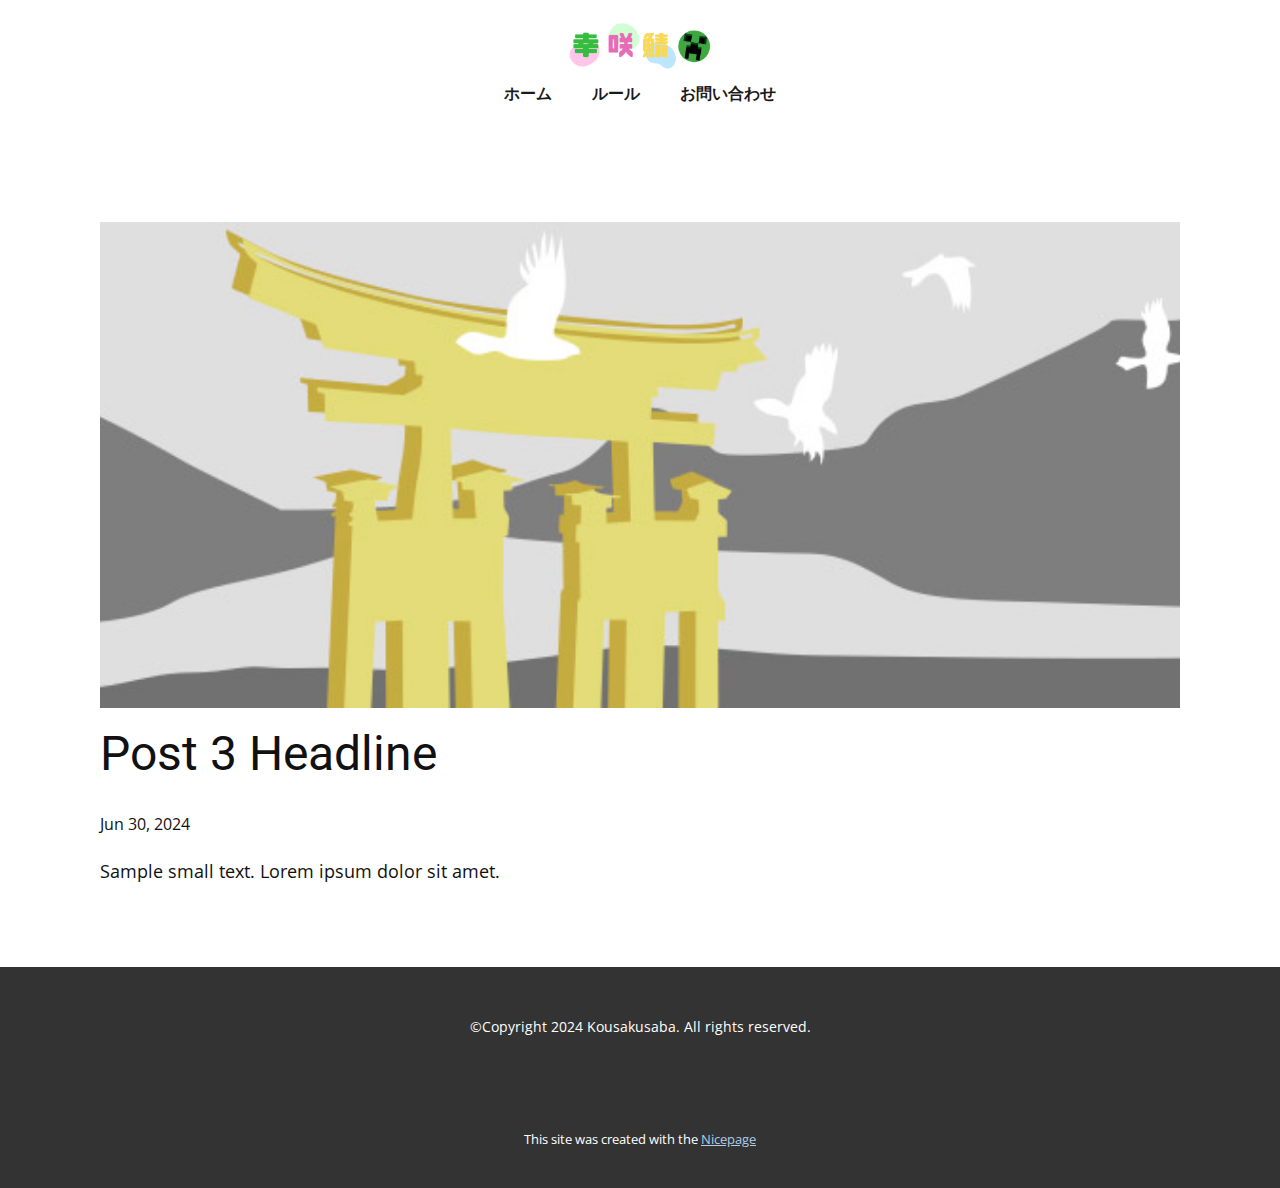
<file: blog/post-2.html>
<!DOCTYPE html>
<html style="font-size: 16px;" lang="en"><head>
    <meta name="viewport" content="width=device-width, initial-scale=1.0">
    <meta charset="utf-8">
    <meta name="keywords" content="Post 1 Headline">
    <meta name="description" content="">
    <title>Post 3 Headline</title>
    <link rel="stylesheet" href="../nicepage.css" media="screen">
<link rel="stylesheet" href="../Post-Template.css" media="screen">
    <script class="u-script" type="text/javascript" src="../jquery.js" defer=""></script>
    <script class="u-script" type="text/javascript" src="../nicepage.js" defer=""></script>
    <meta name="generator" content="Nicepage 6.12.10, nicepage.com">
    <link id="u-theme-google-font" rel="stylesheet" href="https://fonts.googleapis.com/css?family=Roboto:100,100i,300,300i,400,400i,500,500i,700,700i,900,900i|Open+Sans:300,300i,400,400i,500,500i,600,600i,700,700i,800,800i">
    
    
    
    <script type="application/ld+json">{
		"@context": "http://schema.org",
		"@type": "Organization",
		"name": ""
}</script>
    <meta name="theme-color" content="#478ac9">
  <meta data-intl-tel-input-cdn-path="intlTelInput/"></head>
  <body data-path-to-root="./" data-include-products="false" class="u-body u-xl-mode" data-lang="en"><header class="u-clearfix u-header u-header" id="sec-db45"><div class="u-clearfix u-sheet u-sheet-1">
        <img class="custom-expanded u-image u-image-contain u-image-1" src="../images/4fd5d773-64b6-98d2-01b6-8565df520fc6.png" data-image-width="500" data-image-height="281">
        <nav class="u-menu u-menu-one-level u-offcanvas u-menu-1">
          <div class="menu-collapse u-custom-font u-font-arial" style="font-size: 1rem; letter-spacing: 0px; font-weight: 700;">
            <a class="u-button-style u-custom-border u-custom-border-color u-custom-borders u-custom-left-right-menu-spacing u-custom-padding-bottom u-custom-text-color u-custom-top-bottom-menu-spacing u-nav-link u-text-active-palette-1-base u-text-hover-palette-2-base" href="#">
              <svg class="u-svg-link" viewBox="0 0 24 24"><use xlink:href="#menu-hamburger"></use></svg>
              <svg class="u-svg-content" version="1.1" id="menu-hamburger" viewBox="0 0 16 16" x="0px" y="0px" xmlns:xlink="http://www.w3.org/1999/xlink" xmlns="http://www.w3.org/2000/svg"><g><rect y="1" width="16" height="2"></rect><rect y="7" width="16" height="2"></rect><rect y="13" width="16" height="2"></rect>
</g></svg>
            </a>
          </div>
          <div class="u-custom-menu u-nav-container">
            <ul class="u-custom-font u-font-arial u-nav u-spacing-20 u-unstyled u-nav-1"><li class="u-nav-item"><a class="u-button-style u-nav-link u-text-active-palette-1-base u-text-grey-90 u-text-hover-palette-2-base" href="../Home.html" style="padding: 10px;">ホーム</a>
</li><li class="u-nav-item"><a class="u-button-style u-nav-link u-text-active-palette-1-base u-text-grey-90 u-text-hover-palette-2-base" href="../rules.html" style="padding: 10px;">ルール</a>
</li><li class="u-nav-item"><a class="u-button-style u-nav-link u-text-active-palette-1-base u-text-grey-90 u-text-hover-palette-2-base" href="../Contact.html" style="padding: 10px;">お問い合わせ</a>
</li></ul>
          </div>
          <div class="u-custom-menu u-nav-container-collapse">
            <div class="u-black u-container-style u-inner-container-layout u-opacity u-opacity-95 u-sidenav">
              <div class="u-inner-container-layout u-sidenav-overflow">
                <div class="u-menu-close"></div>
                <ul class="u-align-center u-nav u-popupmenu-items u-unstyled u-nav-2"><li class="u-nav-item"><a class="u-button-style u-nav-link" href="../Home.html">ホーム</a>
</li><li class="u-nav-item"><a class="u-button-style u-nav-link" href="../rules.html">ルール</a>
</li><li class="u-nav-item"><a class="u-button-style u-nav-link" href="../Contact.html">お問い合わせ</a>
</li></ul>
              </div>
            </div>
            <div class="u-black u-menu-overlay u-opacity u-opacity-70"></div>
          </div>
        </nav>
      </div></header>
    <section class="u-align-center u-clearfix u-section-1" id="sec-a25e">
      <div class="u-clearfix u-sheet u-valign-middle-md u-valign-middle-sm u-valign-middle-xs u-sheet-1"><!--post_details--><!--post_details_options_json--><!--{"source":""}--><!--/post_details_options_json--><!--blog_post-->
        <div class="u-container-style u-expanded-width u-post-details u-post-details-1">
          <div class="u-container-layout u-valign-middle u-container-layout-1"><!--blog_post_image-->
            <img alt="" class="u-blog-control u-expanded-width u-image u-image-default u-image-1" src="../images/8ad73f3c.jpeg"><!--/blog_post_image--><!--blog_post_header-->
            <h2 class="u-blog-control u-text u-text-1">Post 3 Headline</h2><!--/blog_post_header--><!--blog_post_metadata-->
            <div class="u-blog-control u-metadata u-metadata-1"><!--blog_post_metadata_date-->
              <span class="u-meta-date u-meta-icon">Jun 30, 2024</span><!--/blog_post_metadata_date--><!--blog_post_metadata_category-->
              <!--/blog_post_metadata_category--><!--blog_post_metadata_comments-->
              <!--/blog_post_metadata_comments-->
            </div><!--/blog_post_metadata--><!--blog_post_content-->
            <div class="u-align-justify u-blog-control u-post-content u-text u-text-2 fr-view">
  Sample small text. Lorem ipsum dolor sit amet.
  </div><!--/blog_post_content-->
          </div>
        </div><!--/blog_post--><!--/post_details-->
      </div>
    </section>
    
    
    
    <footer class="u-align-center u-clearfix u-footer u-grey-80 u-footer" id="sec-6118"><div class="u-clearfix u-sheet u-sheet-1">
        <p class="u-small-text u-text u-text-variant u-text-1">©Copyright 2024&nbsp;Kousakusaba. All rights reserved. </p>
      </div></footer>
    <section class="u-backlink u-clearfix u-grey-80">
      <p class="u-text">
        <span>This site was created with the </span>
        <a class="u-link" href="https://nicepage.com/" target="_blank" rel="nofollow">
          <span>Nicepage</span>
        </a>
      </p>
    </section>
  
</body></html>
</file>
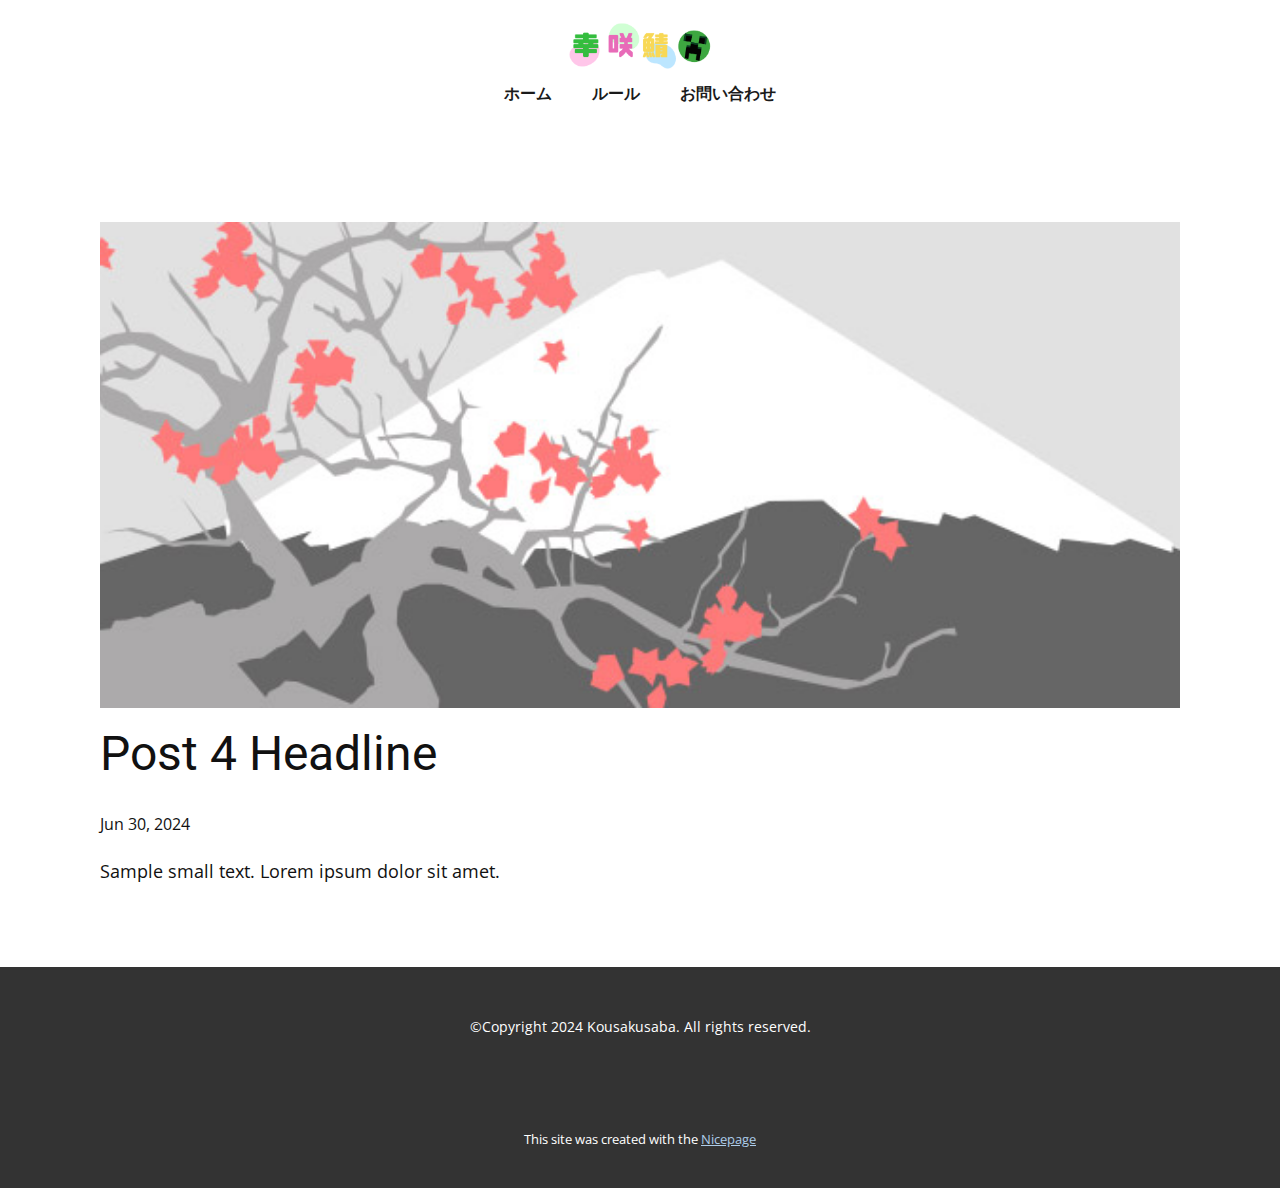
<file: blog/post-3.html>
<!DOCTYPE html>
<html style="font-size: 16px;" lang="en"><head>
    <meta name="viewport" content="width=device-width, initial-scale=1.0">
    <meta charset="utf-8">
    <meta name="keywords" content="Post 1 Headline">
    <meta name="description" content="">
    <title>Post 4 Headline</title>
    <link rel="stylesheet" href="../nicepage.css" media="screen">
<link rel="stylesheet" href="../Post-Template.css" media="screen">
    <script class="u-script" type="text/javascript" src="../jquery.js" defer=""></script>
    <script class="u-script" type="text/javascript" src="../nicepage.js" defer=""></script>
    <meta name="generator" content="Nicepage 6.12.10, nicepage.com">
    <link id="u-theme-google-font" rel="stylesheet" href="https://fonts.googleapis.com/css?family=Roboto:100,100i,300,300i,400,400i,500,500i,700,700i,900,900i|Open+Sans:300,300i,400,400i,500,500i,600,600i,700,700i,800,800i">
    
    
    
    <script type="application/ld+json">{
		"@context": "http://schema.org",
		"@type": "Organization",
		"name": ""
}</script>
    <meta name="theme-color" content="#478ac9">
  <meta data-intl-tel-input-cdn-path="intlTelInput/"></head>
  <body data-path-to-root="./" data-include-products="false" class="u-body u-xl-mode" data-lang="en"><header class="u-clearfix u-header u-header" id="sec-db45"><div class="u-clearfix u-sheet u-sheet-1">
        <img class="custom-expanded u-image u-image-contain u-image-1" src="../images/4fd5d773-64b6-98d2-01b6-8565df520fc6.png" data-image-width="500" data-image-height="281">
        <nav class="u-menu u-menu-one-level u-offcanvas u-menu-1">
          <div class="menu-collapse u-custom-font u-font-arial" style="font-size: 1rem; letter-spacing: 0px; font-weight: 700;">
            <a class="u-button-style u-custom-border u-custom-border-color u-custom-borders u-custom-left-right-menu-spacing u-custom-padding-bottom u-custom-text-color u-custom-top-bottom-menu-spacing u-nav-link u-text-active-palette-1-base u-text-hover-palette-2-base" href="#">
              <svg class="u-svg-link" viewBox="0 0 24 24"><use xlink:href="#menu-hamburger"></use></svg>
              <svg class="u-svg-content" version="1.1" id="menu-hamburger" viewBox="0 0 16 16" x="0px" y="0px" xmlns:xlink="http://www.w3.org/1999/xlink" xmlns="http://www.w3.org/2000/svg"><g><rect y="1" width="16" height="2"></rect><rect y="7" width="16" height="2"></rect><rect y="13" width="16" height="2"></rect>
</g></svg>
            </a>
          </div>
          <div class="u-custom-menu u-nav-container">
            <ul class="u-custom-font u-font-arial u-nav u-spacing-20 u-unstyled u-nav-1"><li class="u-nav-item"><a class="u-button-style u-nav-link u-text-active-palette-1-base u-text-grey-90 u-text-hover-palette-2-base" href="../Home.html" style="padding: 10px;">ホーム</a>
</li><li class="u-nav-item"><a class="u-button-style u-nav-link u-text-active-palette-1-base u-text-grey-90 u-text-hover-palette-2-base" href="../rules.html" style="padding: 10px;">ルール</a>
</li><li class="u-nav-item"><a class="u-button-style u-nav-link u-text-active-palette-1-base u-text-grey-90 u-text-hover-palette-2-base" href="../Contact.html" style="padding: 10px;">お問い合わせ</a>
</li></ul>
          </div>
          <div class="u-custom-menu u-nav-container-collapse">
            <div class="u-black u-container-style u-inner-container-layout u-opacity u-opacity-95 u-sidenav">
              <div class="u-inner-container-layout u-sidenav-overflow">
                <div class="u-menu-close"></div>
                <ul class="u-align-center u-nav u-popupmenu-items u-unstyled u-nav-2"><li class="u-nav-item"><a class="u-button-style u-nav-link" href="../Home.html">ホーム</a>
</li><li class="u-nav-item"><a class="u-button-style u-nav-link" href="../rules.html">ルール</a>
</li><li class="u-nav-item"><a class="u-button-style u-nav-link" href="../Contact.html">お問い合わせ</a>
</li></ul>
              </div>
            </div>
            <div class="u-black u-menu-overlay u-opacity u-opacity-70"></div>
          </div>
        </nav>
      </div></header>
    <section class="u-align-center u-clearfix u-section-1" id="sec-a25e">
      <div class="u-clearfix u-sheet u-valign-middle-md u-valign-middle-sm u-valign-middle-xs u-sheet-1"><!--post_details--><!--post_details_options_json--><!--{"source":""}--><!--/post_details_options_json--><!--blog_post-->
        <div class="u-container-style u-expanded-width u-post-details u-post-details-1">
          <div class="u-container-layout u-valign-middle u-container-layout-1"><!--blog_post_image-->
            <img alt="" class="u-blog-control u-expanded-width u-image u-image-default u-image-1" src="../images/0fd3416c.jpeg"><!--/blog_post_image--><!--blog_post_header-->
            <h2 class="u-blog-control u-text u-text-1">Post 4 Headline</h2><!--/blog_post_header--><!--blog_post_metadata-->
            <div class="u-blog-control u-metadata u-metadata-1"><!--blog_post_metadata_date-->
              <span class="u-meta-date u-meta-icon">Jun 30, 2024</span><!--/blog_post_metadata_date--><!--blog_post_metadata_category-->
              <!--/blog_post_metadata_category--><!--blog_post_metadata_comments-->
              <!--/blog_post_metadata_comments-->
            </div><!--/blog_post_metadata--><!--blog_post_content-->
            <div class="u-align-justify u-blog-control u-post-content u-text u-text-2 fr-view">
  Sample small text. Lorem ipsum dolor sit amet.
  </div><!--/blog_post_content-->
          </div>
        </div><!--/blog_post--><!--/post_details-->
      </div>
    </section>
    
    
    
    <footer class="u-align-center u-clearfix u-footer u-grey-80 u-footer" id="sec-6118"><div class="u-clearfix u-sheet u-sheet-1">
        <p class="u-small-text u-text u-text-variant u-text-1">©Copyright 2024&nbsp;Kousakusaba. All rights reserved. </p>
      </div></footer>
    <section class="u-backlink u-clearfix u-grey-80">
      <p class="u-text">
        <span>This site was created with the </span>
        <a class="u-link" href="https://nicepage.com/" target="_blank" rel="nofollow">
          <span>Nicepage</span>
        </a>
      </p>
    </section>
  
</body></html>
</file>
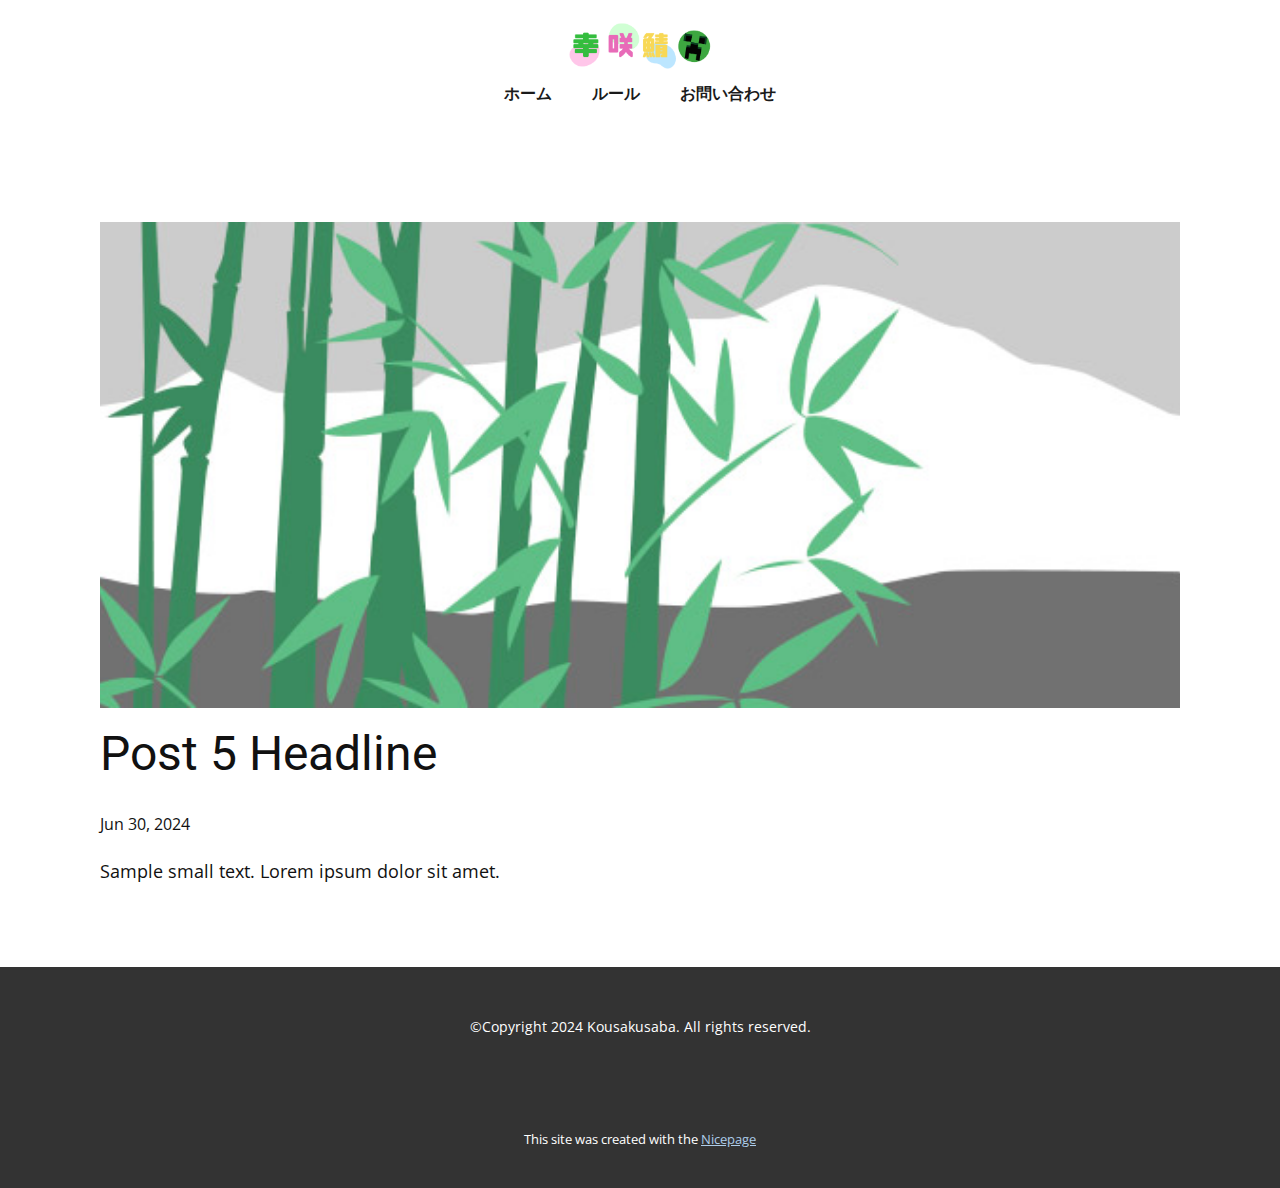
<file: blog/post-4.html>
<!DOCTYPE html>
<html style="font-size: 16px;" lang="en"><head>
    <meta name="viewport" content="width=device-width, initial-scale=1.0">
    <meta charset="utf-8">
    <meta name="keywords" content="Post 1 Headline">
    <meta name="description" content="">
    <title>Post 5 Headline</title>
    <link rel="stylesheet" href="../nicepage.css" media="screen">
<link rel="stylesheet" href="../Post-Template.css" media="screen">
    <script class="u-script" type="text/javascript" src="../jquery.js" defer=""></script>
    <script class="u-script" type="text/javascript" src="../nicepage.js" defer=""></script>
    <meta name="generator" content="Nicepage 6.12.10, nicepage.com">
    <link id="u-theme-google-font" rel="stylesheet" href="https://fonts.googleapis.com/css?family=Roboto:100,100i,300,300i,400,400i,500,500i,700,700i,900,900i|Open+Sans:300,300i,400,400i,500,500i,600,600i,700,700i,800,800i">
    
    
    
    <script type="application/ld+json">{
		"@context": "http://schema.org",
		"@type": "Organization",
		"name": ""
}</script>
    <meta name="theme-color" content="#478ac9">
  <meta data-intl-tel-input-cdn-path="intlTelInput/"></head>
  <body data-path-to-root="./" data-include-products="false" class="u-body u-xl-mode" data-lang="en"><header class="u-clearfix u-header u-header" id="sec-db45"><div class="u-clearfix u-sheet u-sheet-1">
        <img class="custom-expanded u-image u-image-contain u-image-1" src="../images/4fd5d773-64b6-98d2-01b6-8565df520fc6.png" data-image-width="500" data-image-height="281">
        <nav class="u-menu u-menu-one-level u-offcanvas u-menu-1">
          <div class="menu-collapse u-custom-font u-font-arial" style="font-size: 1rem; letter-spacing: 0px; font-weight: 700;">
            <a class="u-button-style u-custom-border u-custom-border-color u-custom-borders u-custom-left-right-menu-spacing u-custom-padding-bottom u-custom-text-color u-custom-top-bottom-menu-spacing u-nav-link u-text-active-palette-1-base u-text-hover-palette-2-base" href="#">
              <svg class="u-svg-link" viewBox="0 0 24 24"><use xlink:href="#menu-hamburger"></use></svg>
              <svg class="u-svg-content" version="1.1" id="menu-hamburger" viewBox="0 0 16 16" x="0px" y="0px" xmlns:xlink="http://www.w3.org/1999/xlink" xmlns="http://www.w3.org/2000/svg"><g><rect y="1" width="16" height="2"></rect><rect y="7" width="16" height="2"></rect><rect y="13" width="16" height="2"></rect>
</g></svg>
            </a>
          </div>
          <div class="u-custom-menu u-nav-container">
            <ul class="u-custom-font u-font-arial u-nav u-spacing-20 u-unstyled u-nav-1"><li class="u-nav-item"><a class="u-button-style u-nav-link u-text-active-palette-1-base u-text-grey-90 u-text-hover-palette-2-base" href="../Home.html" style="padding: 10px;">ホーム</a>
</li><li class="u-nav-item"><a class="u-button-style u-nav-link u-text-active-palette-1-base u-text-grey-90 u-text-hover-palette-2-base" href="../rules.html" style="padding: 10px;">ルール</a>
</li><li class="u-nav-item"><a class="u-button-style u-nav-link u-text-active-palette-1-base u-text-grey-90 u-text-hover-palette-2-base" href="../Contact.html" style="padding: 10px;">お問い合わせ</a>
</li></ul>
          </div>
          <div class="u-custom-menu u-nav-container-collapse">
            <div class="u-black u-container-style u-inner-container-layout u-opacity u-opacity-95 u-sidenav">
              <div class="u-inner-container-layout u-sidenav-overflow">
                <div class="u-menu-close"></div>
                <ul class="u-align-center u-nav u-popupmenu-items u-unstyled u-nav-2"><li class="u-nav-item"><a class="u-button-style u-nav-link" href="../Home.html">ホーム</a>
</li><li class="u-nav-item"><a class="u-button-style u-nav-link" href="../rules.html">ルール</a>
</li><li class="u-nav-item"><a class="u-button-style u-nav-link" href="../Contact.html">お問い合わせ</a>
</li></ul>
              </div>
            </div>
            <div class="u-black u-menu-overlay u-opacity u-opacity-70"></div>
          </div>
        </nav>
      </div></header>
    <section class="u-align-center u-clearfix u-section-1" id="sec-a25e">
      <div class="u-clearfix u-sheet u-valign-middle-md u-valign-middle-sm u-valign-middle-xs u-sheet-1"><!--post_details--><!--post_details_options_json--><!--{"source":""}--><!--/post_details_options_json--><!--blog_post-->
        <div class="u-container-style u-expanded-width u-post-details u-post-details-1">
          <div class="u-container-layout u-valign-middle u-container-layout-1"><!--blog_post_image-->
            <img alt="" class="u-blog-control u-expanded-width u-image u-image-default u-image-1" src="../images/68f64b9d.jpeg"><!--/blog_post_image--><!--blog_post_header-->
            <h2 class="u-blog-control u-text u-text-1">Post 5 Headline</h2><!--/blog_post_header--><!--blog_post_metadata-->
            <div class="u-blog-control u-metadata u-metadata-1"><!--blog_post_metadata_date-->
              <span class="u-meta-date u-meta-icon">Jun 30, 2024</span><!--/blog_post_metadata_date--><!--blog_post_metadata_category-->
              <!--/blog_post_metadata_category--><!--blog_post_metadata_comments-->
              <!--/blog_post_metadata_comments-->
            </div><!--/blog_post_metadata--><!--blog_post_content-->
            <div class="u-align-justify u-blog-control u-post-content u-text u-text-2 fr-view">
  Sample small text. Lorem ipsum dolor sit amet.
  </div><!--/blog_post_content-->
          </div>
        </div><!--/blog_post--><!--/post_details-->
      </div>
    </section>
    
    
    
    <footer class="u-align-center u-clearfix u-footer u-grey-80 u-footer" id="sec-6118"><div class="u-clearfix u-sheet u-sheet-1">
        <p class="u-small-text u-text u-text-variant u-text-1">©Copyright 2024&nbsp;Kousakusaba. All rights reserved. </p>
      </div></footer>
    <section class="u-backlink u-clearfix u-grey-80">
      <p class="u-text">
        <span>This site was created with the </span>
        <a class="u-link" href="https://nicepage.com/" target="_blank" rel="nofollow">
          <span>Nicepage</span>
        </a>
      </p>
    </section>
  
</body></html>
</file>
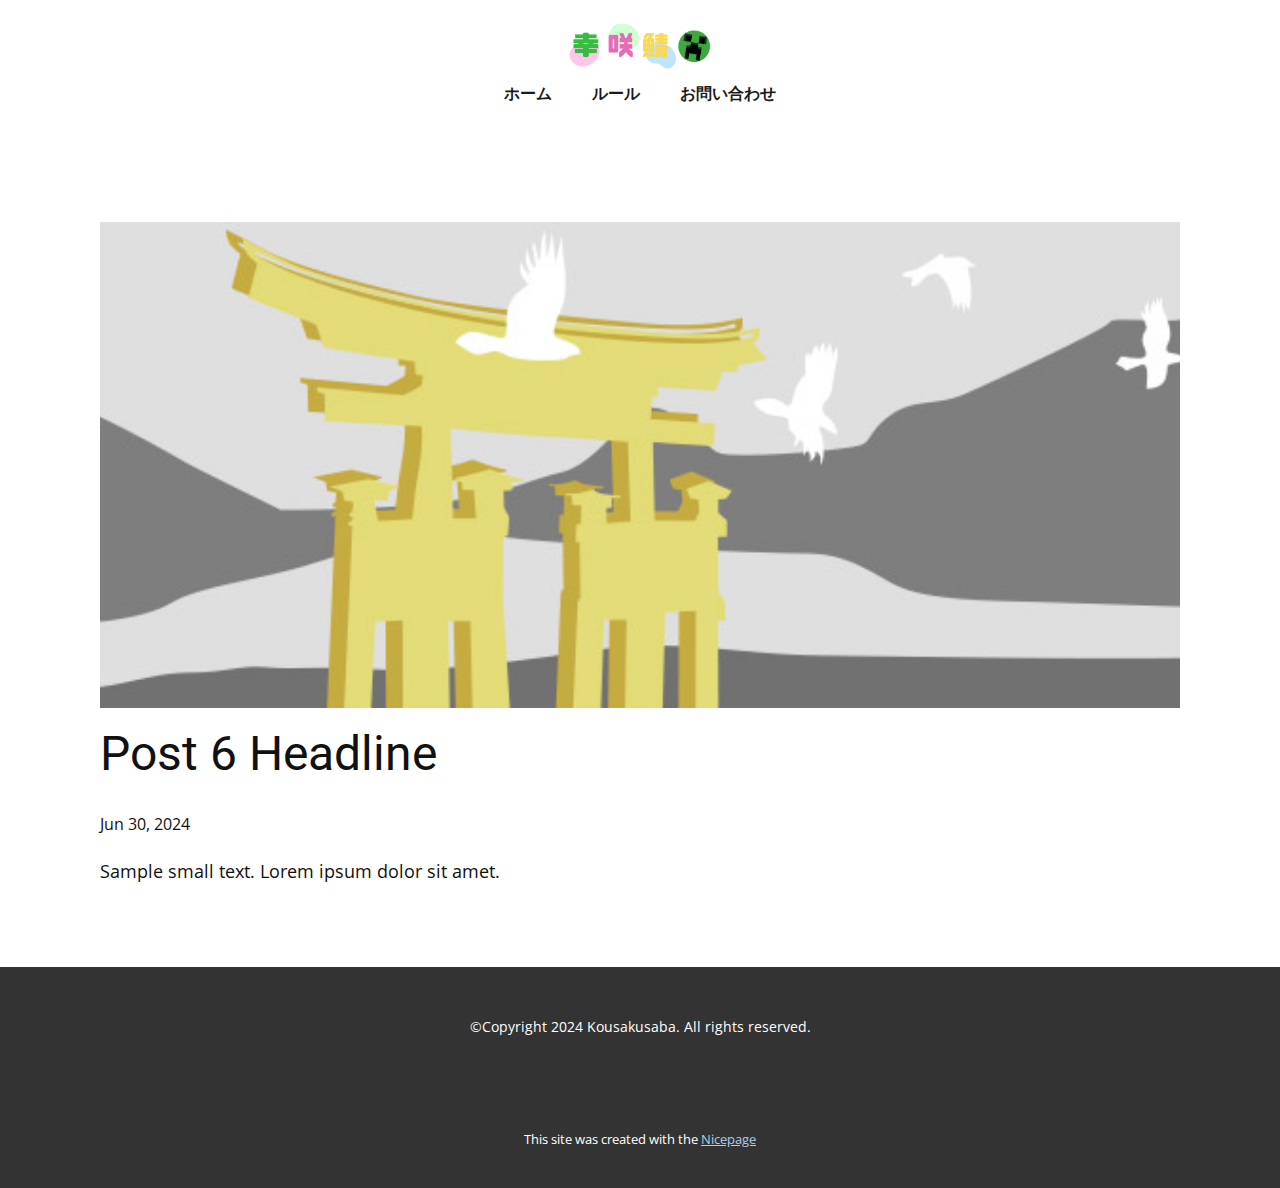
<file: blog/post-5.html>
<!DOCTYPE html>
<html style="font-size: 16px;" lang="en"><head>
    <meta name="viewport" content="width=device-width, initial-scale=1.0">
    <meta charset="utf-8">
    <meta name="keywords" content="Post 1 Headline">
    <meta name="description" content="">
    <title>Post 6 Headline</title>
    <link rel="stylesheet" href="../nicepage.css" media="screen">
<link rel="stylesheet" href="../Post-Template.css" media="screen">
    <script class="u-script" type="text/javascript" src="../jquery.js" defer=""></script>
    <script class="u-script" type="text/javascript" src="../nicepage.js" defer=""></script>
    <meta name="generator" content="Nicepage 6.12.10, nicepage.com">
    <link id="u-theme-google-font" rel="stylesheet" href="https://fonts.googleapis.com/css?family=Roboto:100,100i,300,300i,400,400i,500,500i,700,700i,900,900i|Open+Sans:300,300i,400,400i,500,500i,600,600i,700,700i,800,800i">
    
    
    
    <script type="application/ld+json">{
		"@context": "http://schema.org",
		"@type": "Organization",
		"name": ""
}</script>
    <meta name="theme-color" content="#478ac9">
  <meta data-intl-tel-input-cdn-path="intlTelInput/"></head>
  <body data-path-to-root="./" data-include-products="false" class="u-body u-xl-mode" data-lang="en"><header class="u-clearfix u-header u-header" id="sec-db45"><div class="u-clearfix u-sheet u-sheet-1">
        <img class="custom-expanded u-image u-image-contain u-image-1" src="../images/4fd5d773-64b6-98d2-01b6-8565df520fc6.png" data-image-width="500" data-image-height="281">
        <nav class="u-menu u-menu-one-level u-offcanvas u-menu-1">
          <div class="menu-collapse u-custom-font u-font-arial" style="font-size: 1rem; letter-spacing: 0px; font-weight: 700;">
            <a class="u-button-style u-custom-border u-custom-border-color u-custom-borders u-custom-left-right-menu-spacing u-custom-padding-bottom u-custom-text-color u-custom-top-bottom-menu-spacing u-nav-link u-text-active-palette-1-base u-text-hover-palette-2-base" href="#">
              <svg class="u-svg-link" viewBox="0 0 24 24"><use xlink:href="#menu-hamburger"></use></svg>
              <svg class="u-svg-content" version="1.1" id="menu-hamburger" viewBox="0 0 16 16" x="0px" y="0px" xmlns:xlink="http://www.w3.org/1999/xlink" xmlns="http://www.w3.org/2000/svg"><g><rect y="1" width="16" height="2"></rect><rect y="7" width="16" height="2"></rect><rect y="13" width="16" height="2"></rect>
</g></svg>
            </a>
          </div>
          <div class="u-custom-menu u-nav-container">
            <ul class="u-custom-font u-font-arial u-nav u-spacing-20 u-unstyled u-nav-1"><li class="u-nav-item"><a class="u-button-style u-nav-link u-text-active-palette-1-base u-text-grey-90 u-text-hover-palette-2-base" href="../Home.html" style="padding: 10px;">ホーム</a>
</li><li class="u-nav-item"><a class="u-button-style u-nav-link u-text-active-palette-1-base u-text-grey-90 u-text-hover-palette-2-base" href="../rules.html" style="padding: 10px;">ルール</a>
</li><li class="u-nav-item"><a class="u-button-style u-nav-link u-text-active-palette-1-base u-text-grey-90 u-text-hover-palette-2-base" href="../Contact.html" style="padding: 10px;">お問い合わせ</a>
</li></ul>
          </div>
          <div class="u-custom-menu u-nav-container-collapse">
            <div class="u-black u-container-style u-inner-container-layout u-opacity u-opacity-95 u-sidenav">
              <div class="u-inner-container-layout u-sidenav-overflow">
                <div class="u-menu-close"></div>
                <ul class="u-align-center u-nav u-popupmenu-items u-unstyled u-nav-2"><li class="u-nav-item"><a class="u-button-style u-nav-link" href="../Home.html">ホーム</a>
</li><li class="u-nav-item"><a class="u-button-style u-nav-link" href="../rules.html">ルール</a>
</li><li class="u-nav-item"><a class="u-button-style u-nav-link" href="../Contact.html">お問い合わせ</a>
</li></ul>
              </div>
            </div>
            <div class="u-black u-menu-overlay u-opacity u-opacity-70"></div>
          </div>
        </nav>
      </div></header>
    <section class="u-align-center u-clearfix u-section-1" id="sec-a25e">
      <div class="u-clearfix u-sheet u-valign-middle-md u-valign-middle-sm u-valign-middle-xs u-sheet-1"><!--post_details--><!--post_details_options_json--><!--{"source":""}--><!--/post_details_options_json--><!--blog_post-->
        <div class="u-container-style u-expanded-width u-post-details u-post-details-1">
          <div class="u-container-layout u-valign-middle u-container-layout-1"><!--blog_post_image-->
            <img alt="" class="u-blog-control u-expanded-width u-image u-image-default u-image-1" src="../images/8ad73f3c.jpeg"><!--/blog_post_image--><!--blog_post_header-->
            <h2 class="u-blog-control u-text u-text-1">Post 6 Headline</h2><!--/blog_post_header--><!--blog_post_metadata-->
            <div class="u-blog-control u-metadata u-metadata-1"><!--blog_post_metadata_date-->
              <span class="u-meta-date u-meta-icon">Jun 30, 2024</span><!--/blog_post_metadata_date--><!--blog_post_metadata_category-->
              <!--/blog_post_metadata_category--><!--blog_post_metadata_comments-->
              <!--/blog_post_metadata_comments-->
            </div><!--/blog_post_metadata--><!--blog_post_content-->
            <div class="u-align-justify u-blog-control u-post-content u-text u-text-2 fr-view">
  Sample small text. Lorem ipsum dolor sit amet.
  </div><!--/blog_post_content-->
          </div>
        </div><!--/blog_post--><!--/post_details-->
      </div>
    </section>
    
    
    
    <footer class="u-align-center u-clearfix u-footer u-grey-80 u-footer" id="sec-6118"><div class="u-clearfix u-sheet u-sheet-1">
        <p class="u-small-text u-text u-text-variant u-text-1">©Copyright 2024&nbsp;Kousakusaba. All rights reserved. </p>
      </div></footer>
    <section class="u-backlink u-clearfix u-grey-80">
      <p class="u-text">
        <span>This site was created with the </span>
        <a class="u-link" href="https://nicepage.com/" target="_blank" rel="nofollow">
          <span>Nicepage</span>
        </a>
      </p>
    </section>
  
</body></html>
</file>
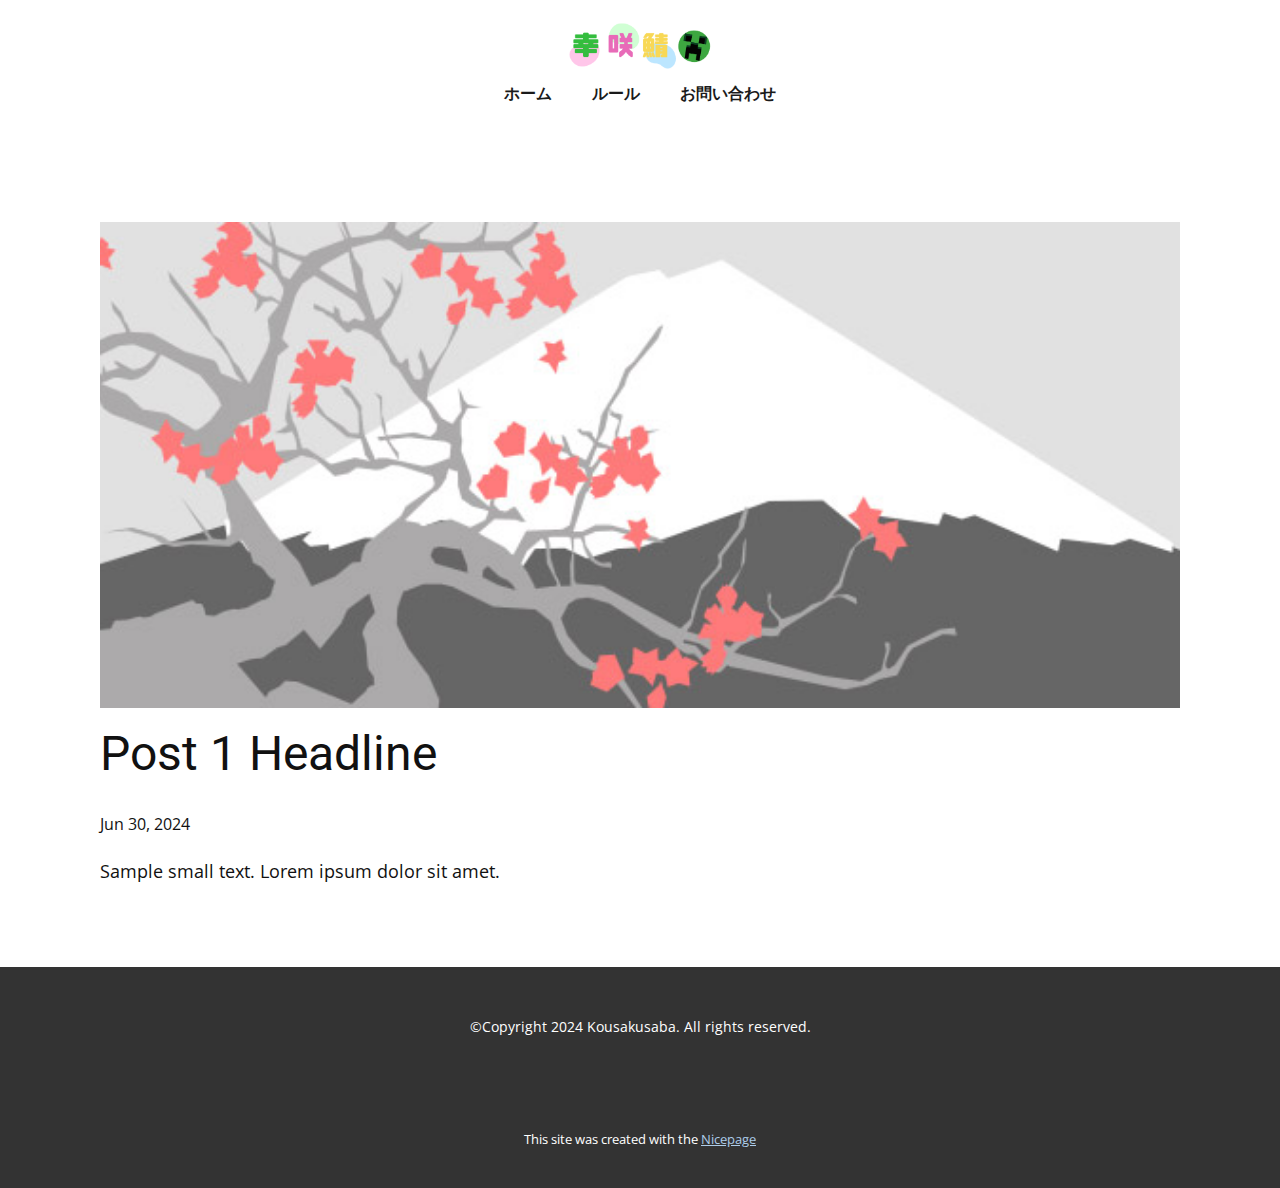
<file: blog/post.html>
<!DOCTYPE html>
<html style="font-size: 16px;" lang="en"><head>
    <meta name="viewport" content="width=device-width, initial-scale=1.0">
    <meta charset="utf-8">
    <meta name="keywords" content="Post 1 Headline">
    <meta name="description" content="">
    <title>Post 1 Headline</title>
    <link rel="stylesheet" href="../nicepage.css" media="screen">
<link rel="stylesheet" href="../Post-Template.css" media="screen">
    <script class="u-script" type="text/javascript" src="../jquery.js" defer=""></script>
    <script class="u-script" type="text/javascript" src="../nicepage.js" defer=""></script>
    <meta name="generator" content="Nicepage 6.12.10, nicepage.com">
    <link id="u-theme-google-font" rel="stylesheet" href="https://fonts.googleapis.com/css?family=Roboto:100,100i,300,300i,400,400i,500,500i,700,700i,900,900i|Open+Sans:300,300i,400,400i,500,500i,600,600i,700,700i,800,800i">
    
    
    
    <script type="application/ld+json">{
		"@context": "http://schema.org",
		"@type": "Organization",
		"name": ""
}</script>
    <meta name="theme-color" content="#478ac9">
  <meta data-intl-tel-input-cdn-path="intlTelInput/"></head>
  <body data-path-to-root="./" data-include-products="false" class="u-body u-xl-mode" data-lang="en"><header class="u-clearfix u-header u-header" id="sec-db45"><div class="u-clearfix u-sheet u-sheet-1">
        <img class="custom-expanded u-image u-image-contain u-image-1" src="../images/4fd5d773-64b6-98d2-01b6-8565df520fc6.png" data-image-width="500" data-image-height="281">
        <nav class="u-menu u-menu-one-level u-offcanvas u-menu-1">
          <div class="menu-collapse u-custom-font u-font-arial" style="font-size: 1rem; letter-spacing: 0px; font-weight: 700;">
            <a class="u-button-style u-custom-border u-custom-border-color u-custom-borders u-custom-left-right-menu-spacing u-custom-padding-bottom u-custom-text-color u-custom-top-bottom-menu-spacing u-nav-link u-text-active-palette-1-base u-text-hover-palette-2-base" href="#">
              <svg class="u-svg-link" viewBox="0 0 24 24"><use xlink:href="#menu-hamburger"></use></svg>
              <svg class="u-svg-content" version="1.1" id="menu-hamburger" viewBox="0 0 16 16" x="0px" y="0px" xmlns:xlink="http://www.w3.org/1999/xlink" xmlns="http://www.w3.org/2000/svg"><g><rect y="1" width="16" height="2"></rect><rect y="7" width="16" height="2"></rect><rect y="13" width="16" height="2"></rect>
</g></svg>
            </a>
          </div>
          <div class="u-custom-menu u-nav-container">
            <ul class="u-custom-font u-font-arial u-nav u-spacing-20 u-unstyled u-nav-1"><li class="u-nav-item"><a class="u-button-style u-nav-link u-text-active-palette-1-base u-text-grey-90 u-text-hover-palette-2-base" href="../Home.html" style="padding: 10px;">ホーム</a>
</li><li class="u-nav-item"><a class="u-button-style u-nav-link u-text-active-palette-1-base u-text-grey-90 u-text-hover-palette-2-base" href="../rules.html" style="padding: 10px;">ルール</a>
</li><li class="u-nav-item"><a class="u-button-style u-nav-link u-text-active-palette-1-base u-text-grey-90 u-text-hover-palette-2-base" href="../Contact.html" style="padding: 10px;">お問い合わせ</a>
</li></ul>
          </div>
          <div class="u-custom-menu u-nav-container-collapse">
            <div class="u-black u-container-style u-inner-container-layout u-opacity u-opacity-95 u-sidenav">
              <div class="u-inner-container-layout u-sidenav-overflow">
                <div class="u-menu-close"></div>
                <ul class="u-align-center u-nav u-popupmenu-items u-unstyled u-nav-2"><li class="u-nav-item"><a class="u-button-style u-nav-link" href="../Home.html">ホーム</a>
</li><li class="u-nav-item"><a class="u-button-style u-nav-link" href="../rules.html">ルール</a>
</li><li class="u-nav-item"><a class="u-button-style u-nav-link" href="../Contact.html">お問い合わせ</a>
</li></ul>
              </div>
            </div>
            <div class="u-black u-menu-overlay u-opacity u-opacity-70"></div>
          </div>
        </nav>
      </div></header>
    <section class="u-align-center u-clearfix u-section-1" id="sec-a25e">
      <div class="u-clearfix u-sheet u-valign-middle-md u-valign-middle-sm u-valign-middle-xs u-sheet-1"><!--post_details--><!--post_details_options_json--><!--{"source":""}--><!--/post_details_options_json--><!--blog_post-->
        <div class="u-container-style u-expanded-width u-post-details u-post-details-1">
          <div class="u-container-layout u-valign-middle u-container-layout-1"><!--blog_post_image-->
            <img alt="" class="u-blog-control u-expanded-width u-image u-image-default u-image-1" src="../images/0fd3416c.jpeg"><!--/blog_post_image--><!--blog_post_header-->
            <h2 class="u-blog-control u-text u-text-1">Post 1 Headline</h2><!--/blog_post_header--><!--blog_post_metadata-->
            <div class="u-blog-control u-metadata u-metadata-1"><!--blog_post_metadata_date-->
              <span class="u-meta-date u-meta-icon">Jun 30, 2024</span><!--/blog_post_metadata_date--><!--blog_post_metadata_category-->
              <!--/blog_post_metadata_category--><!--blog_post_metadata_comments-->
              <!--/blog_post_metadata_comments-->
            </div><!--/blog_post_metadata--><!--blog_post_content-->
            <div class="u-align-justify u-blog-control u-post-content u-text u-text-2 fr-view">
  Sample small text. Lorem ipsum dolor sit amet.
  </div><!--/blog_post_content-->
          </div>
        </div><!--/blog_post--><!--/post_details-->
      </div>
    </section>
    
    
    
    <footer class="u-align-center u-clearfix u-footer u-grey-80 u-footer" id="sec-6118"><div class="u-clearfix u-sheet u-sheet-1">
        <p class="u-small-text u-text u-text-variant u-text-1">©Copyright 2024&nbsp;Kousakusaba. All rights reserved. </p>
      </div></footer>
    <section class="u-backlink u-clearfix u-grey-80">
      <p class="u-text">
        <span>This site was created with the </span>
        <a class="u-link" href="https://nicepage.com/" target="_blank" rel="nofollow">
          <span>Nicepage</span>
        </a>
      </p>
    </section>
  
</body></html>
</file>
